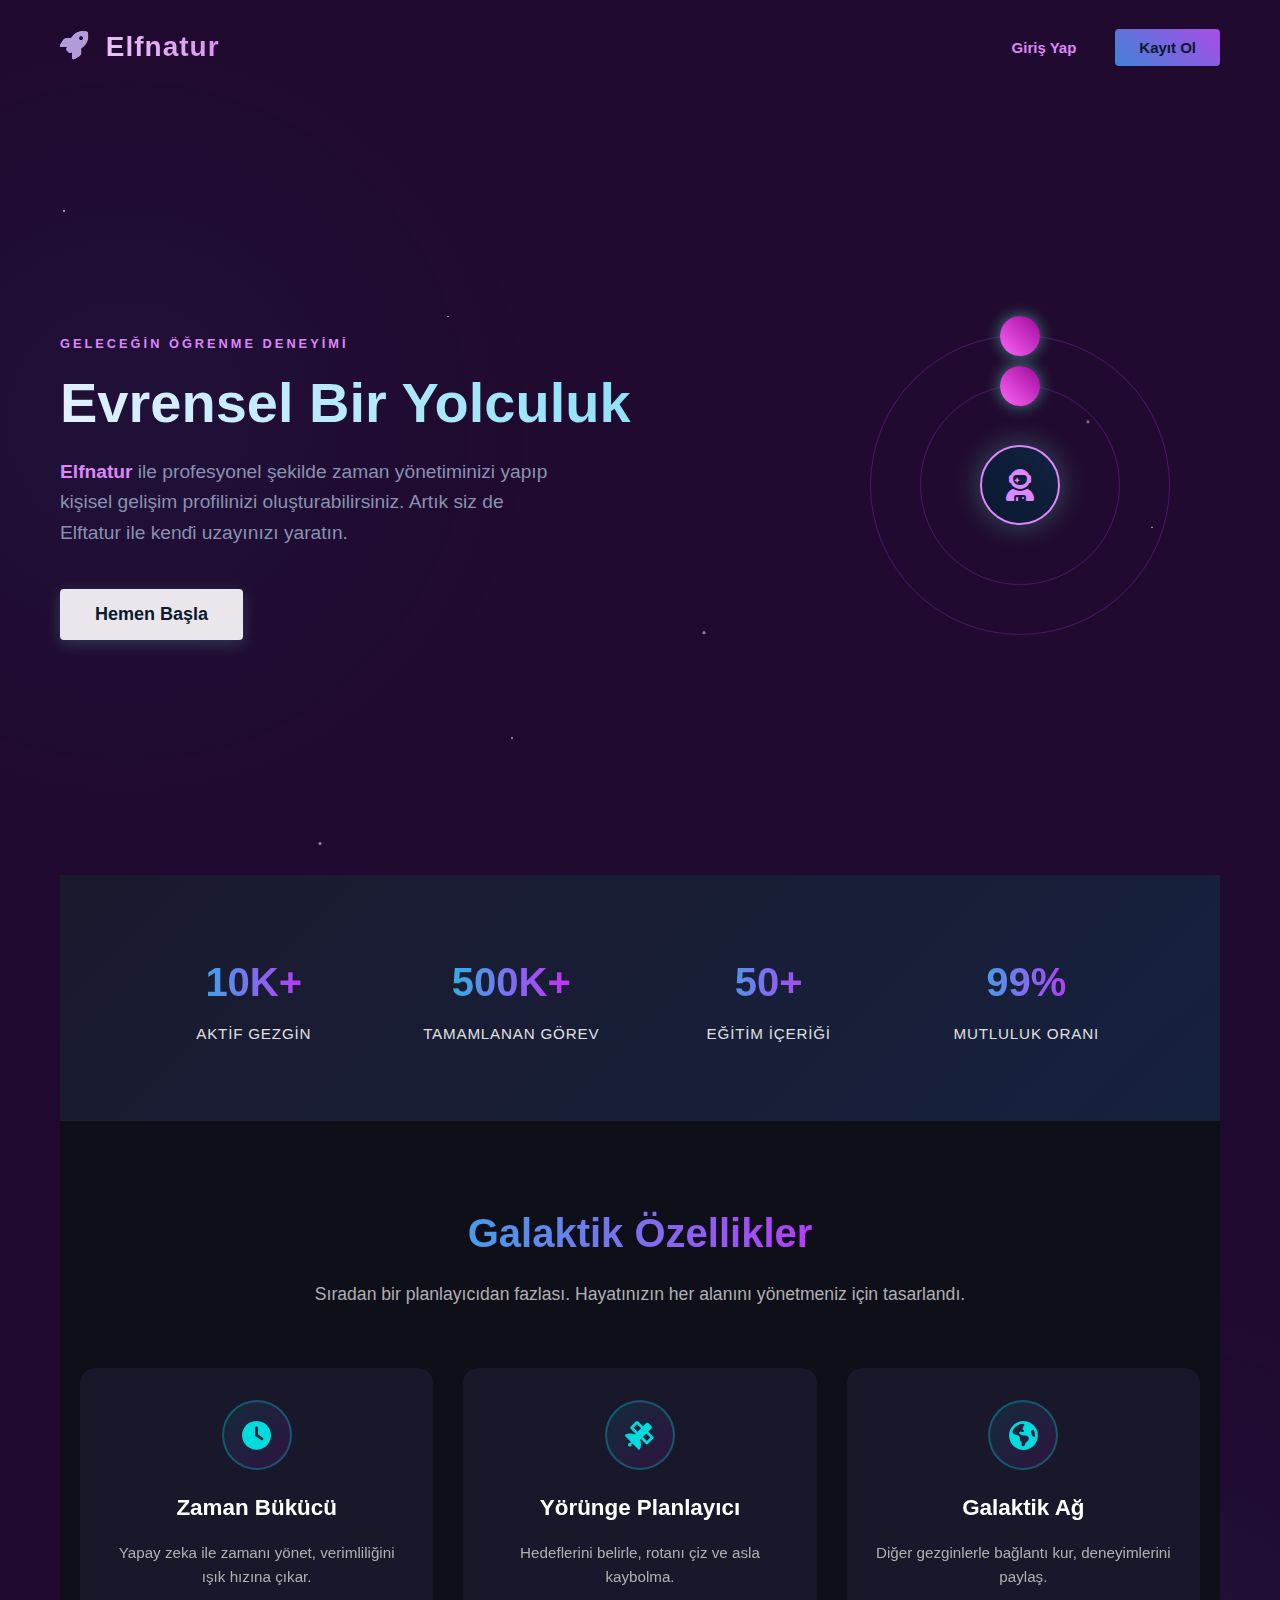
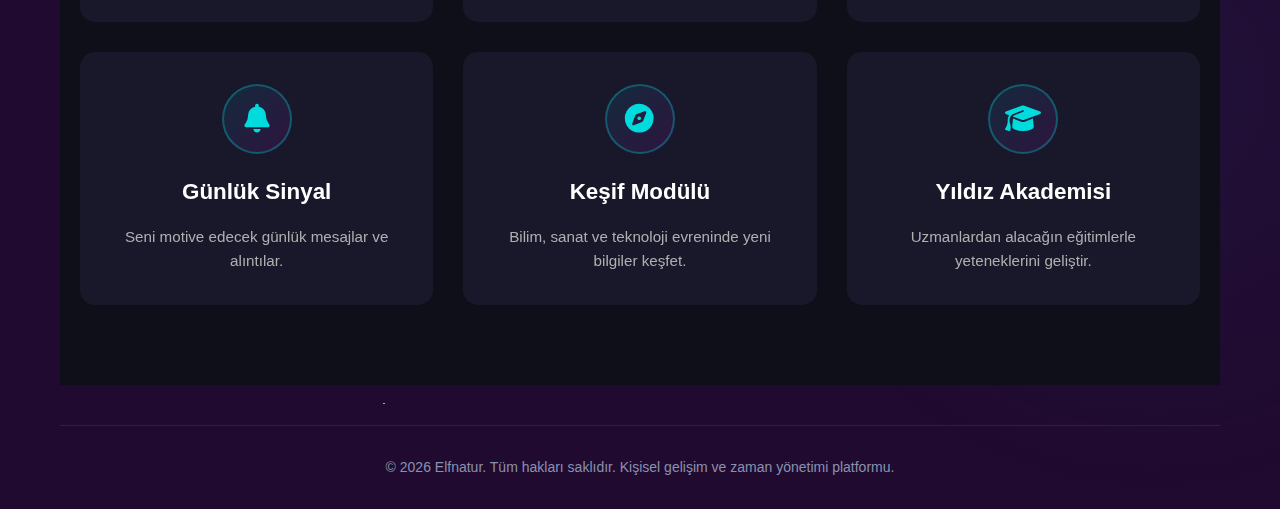
<file: index.html>
<!DOCTYPE html>
<html lang="tr">

<head>
    <meta charset="UTF-8">
    <meta name="viewport" content="width=device-width, initial-scale=1.0">
    <title>Elftatur - Evrensel Bir Yolculuk</title>
    <link rel="stylesheet" href="https://cdnjs.cloudflare.com/ajax/libs/font-awesome/6.4.0/css/all.min.css">
    <link rel="stylesheet" href="style.css">
</head>

<body>
    <div class="container">
        <!-- Header Kısmı -->
        <header>
            <div class="logo">
                <i class="fas fa-rocket"></i> Elfnatur
            </div>


            <div class="auth-buttons">
                <button class="btn btn-login" id="loginBtn">Giriş Yap</button>
                <button class="btn btn-register" id="registerBtn">Kayıt Ol</button>
            </div>
        </header>

        <!-- Hero Bölümü -->
        <section class="hero">
            <div class="hero-content">
                <div class="hero-sup-title">GELECEĞİN ÖĞRENME DENEYİMİ</div>
                <h1 class="hero-title">Evrensel Bir Yolculuk</h1>
                <p class="hero-subtitle">
                    <span class="hero-highlight">Elfnatur</span> ile profesyonel şekilde zaman yönetiminizi yapıp
                    kişisel gelişim profilinizi oluşturabilirsiniz. Artık siz de Elftatur ile kendi uzayınızı yaratın.
                </p>
                <button class="btn-hero" id="startBtn">Hemen Başla</button>
            </div>

            <div class="hero-image">
                <div class="floating-container">
                    <div class="orbit">
                        <div class="planet pulse"></div>
                    </div>
                    <div class="orbit orbit-2">
                        <div class="planet"></div>
                    </div>
                    <div class="central-planet">
                        <i class="fas fa-user-astronaut"></i>
                    </div>
                </div>
            </div>
        </section>

        <!-- İstatistikler Bölümü -->
        <section class="stats">
            <div class="stats-container">
                <div class="stat-item">
                    <div class="stat-number">10K+</div>
                    <div class="stat-label">AKTİF GEZGİN</div>
                </div>
                <div class="stat-item">
                    <div class="stat-number">500K+</div>
                    <div class="stat-label">TAMAMLANAN GÖREV</div>
                </div>
                <div class="stat-item">
                    <div class="stat-number">50+</div>
                    <div class="stat-label">EĞİTİM İÇERİĞİ</div>
                </div>
                <div class="stat-item">
                    <div class="stat-number">99%</div>
                    <div class="stat-label">MUTLULUK ORANI</div>
                </div>
            </div>
        </section>

        <!-- Galaktik Özellikler Bölümü -->
        <section class="features">
            <div class="section-header">
                <h2>Galaktik Özellikler</h2>
                <p class="section-subtitle">Sıradan bir planlayıcıdan fazlası. Hayatınızın her alanını yönetmeniz için
                    tasarlandı.</p>
            </div>

            <div class="features-container">
                <div class="feature-card">
                    <div class="feature-icon">
                        <i class="fas fa-clock"></i>
                    </div>
                    <h3 class="feature-title">Zaman Bükücü</h3>
                    <p class="feature-desc">Yapay zeka ile zamanı yönet, verimliliğini ışık hızına çıkar.</p>
                </div>

                <div class="feature-card">
                    <div class="feature-icon">
                        <i class="fas fa-satellite"></i>
                    </div>
                    <h3 class="feature-title">Yörünge Planlayıcı</h3>
                    <p class="feature-desc">Hedeflerini belirle, rotanı çiz ve asla kaybolma.</p>
                </div>

                <a href="GalaktikAg.html" class="feature-link">
                    <div class="feature-card">
                        <div class="feature-icon">
                            <i class="fas fa-globe-americas"></i>
                        </div>
                        <h3 class="feature-title">Galaktik Ağ</h3>
                        <p class="feature-desc">Diğer gezginlerle bağlantı kur, deneyimlerini paylaş.</p>
                    </div>
                </a>

                <a href="GalaktikSinyal.html" class="feature-link">
                    <div class="feature-card">
                        <div class="feature-icon">
                            <i class="fas fa-bell"></i>
                        </div>
                        <h3 class="feature-title">Günlük Sinyal</h3>
                        <p class="feature-desc">Seni motive edecek günlük mesajlar ve alıntılar.</p>
                    </div>
                </a>

                <div class="feature-card">
                    <div class="feature-icon">
                        <i class="fas fa-compass"></i>
                    </div>
                    <h3 class="feature-title">Keşif Modülü</h3>
                    <p class="feature-desc">Bilim, sanat ve teknoloji evreninde yeni bilgiler keşfet.</p>
                </div>

                <div class="feature-card">
                    <div class="feature-icon">
                        <i class="fas fa-graduation-cap"></i>
                    </div>
                    <h3 class="feature-title">Yıldız Akademisi</h3>
                    <p class="feature-desc">Uzmanlardan alacağın eğitimlerle yeteneklerini geliştir.</p>
                </div>
            </div>
        </section>

        <!-- Footer -->
        <footer>
            <p>&copy; 2026 Elfnatur. Tüm hakları saklıdır. Kişisel gelişim ve zaman yönetimi platformu.</p>
        </footer>
    </div>

    <!-- Giriş Modalı -->
    <div class="modal" id="loginModal">
        <div class="modal-content">
            <div class="modal-header">
                <button class="close-modal" id="closeLogin">&times;</button>
            </div>

            <div class="login-container">
                <!-- Sol taraf: Hoşgeldiniz mesajı -->
                <div class="login-welcome">
                    <h1 class="welcome-title">Elfnatur'a Hoşgeldiniz</h1>
                    <p class="welcome-subtitle">Geleceğin Öğrenme Deneyimi</p>

                    <div class="welcome-features">
                        <div class="feature-item">
                            <i class="fas fa-rocket"></i>
                            <span>Kişisel Gelişim</span>
                        </div>
                        <div class="feature-item">
                            <i class="fas fa-clock"></i>
                            <span>Zaman Yönetimi</span>
                        </div>
                        <div class="feature-item">
                            <i class="fas fa-chart-line"></i>
                            <span>İlerleme Takibi</span>
                        </div>
                    </div>
                </div>

                <!-- Sağ taraf: Giriş formu -->
                <div class="login-form-section">
                    <div class="form-header">
                        <h2 class="form-title">Giriş Yap</h2>
                        <p class="form-subtitle">Hesabınıza erişmek için bilgilerinizi girin</p>
                    </div>

                    <form id="loginForm">
                        <div class="form-group">
                            <label class="form-label" for="email">
                                <i class="fas fa-envelope"></i> E-posta Adresi
                            </label>
                            <input type="email" id="email" class="form-input" placeholder="ornek@email.com" required>
                        </div>

                        <div class="form-group">
                            <label class="form-label" for="password">
                                <i class="fas fa-lock"></i> Parola
                            </label>
                            <input type="password" id="password" class="form-input" placeholder="••••••••" required>

                            <div class="form-options">
                                <label class="remember-me">
                                    <input type="checkbox" id="remember">
                                    <span>Beni Hatırla</span>
                                </label>

                                <a href="#" class="forgot-password" id="forgotPassword">Şifremi Unuttum?</a>
                            </div>
                        </div>

                        <button type="submit" class="form-submit">
                            <i class="fas fa-sign-in-alt"></i> Giriş Yap
                        </button>
                    </form>

                    <div class="alternative-login">
                        <div class="divider">
                            <span>veya</span>
                        </div>

                        <div class="social-login">
                            <button type="button" class="social-btn google-btn">
                                <i class="fab fa-google"></i> Google ile devam et
                            </button>
                            <button type="button" class="social-btn github-btn">
                                <i class="fab fa-github"></i> GitHub ile devam et
                            </button>
                        </div>
                    </div>

                    <div class="switch-form">
                        <p>Hesabınız yok mu? <a href="#" id="goToRegister">Kayıt Ol</a></p>
                    </div>
                </div>
            </div>
        </div>
    </div>



    <!-- Kayıt Modalı -->
    <div class="modal" id="registerModal">
        <div class="modal-content">
            <div class="modal-header">
                <button class="close-modal" id="closeRegister">&times;</button>
            </div>

            <div class="register-container">
                <!-- Sol taraf: Hoşgeldiniz mesajı -->
                <div class="register-welcome">
                    <h1 class="welcome-title">Elfnatur'a Hoşgeldiniz</h1>
                    <p class="welcome-subtitle">Geleceğin Öğrenme Deneyimi</p>

                    <div class="register-features">
                        <div class="feature-item">
                            <i class="fas fa-user-plus"></i>
                            <span>Hesap Oluştur</span>
                        </div>
                        <div class="feature-item">
                            <i class="fas fa-gem"></i>
                            <span>Premium Özellikler</span>
                        </div>
                        <div class="feature-item">
                            <i class="fas fa-rocket"></i>
                            <span>Hemen Başla</span>
                        </div>
                    </div>
                </div>

                <!-- Sağ taraf: Kayıt formu -->
                <div class="register-form-section">
                    <div class="form-header">
                        <h2 class="form-title">Kayıt Ol</h2>
                        <p class="form-subtitle">Yolculuğunuza başlamak için hesap oluşturun</p>
                    </div>

                    <form id="registerForm">
                        <!-- İsim ve Soyisim -->
                        <div class="form-row">
                            <div class="form-group half">
                                <label class="form-label" for="firstName">
                                    <i class="fas fa-user"></i> İsim
                                </label>
                                <input type="text" id="firstName" class="form-input" placeholder="Adınız" required>
                            </div>

                            <div class="form-group half">
                                <label class="form-label" for="lastName">
                                    <i class="fas fa-user"></i> Soyisim
                                </label>
                                <input type="text" id="lastName" class="form-input" placeholder="Soyadınız" required>
                            </div>
                        </div>

                        <!-- E-posta ve Kullanıcı Adı -->
                        <div class="form-group">
                            <label class="form-label" for="regEmail">
                                <i class="fas fa-envelope"></i> E-posta Adresi
                            </label>
                            <input type="email" id="regEmail" class="form-input" placeholder="ornek@email.com" required>
                        </div>

                        <div class="form-group">
                            <label class="form-label" for="username">
                                <i class="fas fa-at"></i> Kullanıcı Adı
                            </label>
                            <input type="text" id="username" class="form-input" placeholder="kullanici_adi" required>
                        </div>

                        <!-- Şifreler -->
                        <div class="form-row">
                            <div class="form-group half">
                                <label class="form-label" for="regPassword">
                                    <i class="fas fa-lock"></i> Parola
                                </label>
                                <input type="password" id="regPassword" class="form-input" placeholder="••••••••"
                                    required>
                            </div>

                            <div class="form-group half">
                                <label class="form-label" for="confirmPassword">
                                    <i class="fas fa-lock"></i> Parola Onayı
                                </label>
                                <input type="password" id="confirmPassword" class="form-input" placeholder="••••••••"
                                    required>
                            </div>
                        </div>

                        <!-- Promosyon Kodu -->
                        <div class="form-group">
                            <label class="form-label" for="promoCode">
                                <i class="fas fa-tag"></i> Promosyon Kodu (İsteğe Bağlı)
                            </label>
                            <input type="text" id="promoCode" class="form-input" placeholder="Örn: ELF2024">
                        </div>

                        <hr class="form-divider">

                        <!-- Üyelik Planları -->
                        <div class="membership-plans">
                            <h3 class="plans-title">Üyelik Planı Seçin</h3>

                            <div class="plans-container">
                                <!-- Ücretsiz Plan -->
                                <div class="plan-card free-plan" id="freePlan">
                                    <div class="plan-header">
                                        <h4 class="plan-name">Ücretsiz</h4>
                                        <p class="plan-desc">Temel özellikler ile başla</p>
                                    </div>

                                    <div class="plan-features">
                                        <ul>
                                            <li><i class="fas fa-check"></i> Temel özellikler</li>
                                            <li><i class="fas fa-check"></i> Sınırlı kayıt</li>
                                            <li><i class="fas fa-check"></i> Topluluk desteği</li>
                                        </ul>
                                    </div>

                                    <div class="plan-price">
                                        <span class="price-amount">0 ₺</span>
                                        <span class="price-period">Her zaman ücretsiz</span>
                                    </div>
                                </div>

                                <!-- Premium Plan -->
                                <div class="plan-card premium-plan active" id="premiumPlan">
                                    <div class="plan-header">
                                        <div class="plan-badge">POPÜLER</div>
                                        <h4 class="plan-name">Premium</h4>
                                        <p class="plan-desc">Tam Erişim</p>
                                    </div>

                                    <div class="plan-features">
                                        <ul>
                                            <li><i class="fas fa-check"></i> Tüm premium özellikler</li>
                                            <li><i class="fas fa-check"></i> Sınırsız kayıt</li>
                                            <li><i class="fas fa-check"></i> Öncelikli destek</li>
                                            <li><i class="fas fa-check"></i> Özel içerikler</li>
                                        </ul>
                                    </div>

                                    <div class="plan-price">
                                        <div class="price-original">
                                            <span class="original-amount">499 ₺</span>
                                            <span class="original-period">aylık</span>
                                        </div>

                                        <div class="price-discount">
                                            <span class="discount-amount">199 ₺</span>
                                            <span class="discount-period">AYLIK ABONELİK</span>
                                            <span class="discount-badge">İNDİRİMLİ</span>
                                        </div>
                                    </div>
                                </div>
                            </div>
                        </div>

                        <!-- Kayıt Butonu -->
                        <button type="submit" class="form-submit register-submit">
                            <i class="fas fa-user-plus"></i> Ücretsiz Kayıt Ol
                        </button>
                    </form>

                    <div class="switch-form">
                        <p>Zaten hesabınız var mı? <a href="#" id="goToLogin">Giriş Yap</a></p>
                    </div>
                </div>
            </div>
        </div>
    </div>

    <script src="script.js"></script>
</body>

<!-- index.html dosyasına bu JavaScript kodunu ekleyebilirsiniz -->
<!-- <script>
    // Basit bir parola koruması
    const CORRECT_PASSWORD = "elfnatur123"; // Bu parolayı değiştirin
    const pagePassword = prompt("Sayfaya erişim için parola girin:");

    if (pagePassword !== CORRECT_PASSWORD) {
        document.body.innerHTML = "<h1 style='text-align:center;margin-top:100px;color:red;'>Erişim Reddedildi</h1>";
        document.body.style.backgroundColor = "#0a192f";
    }
</script> -->

</html>
</file>
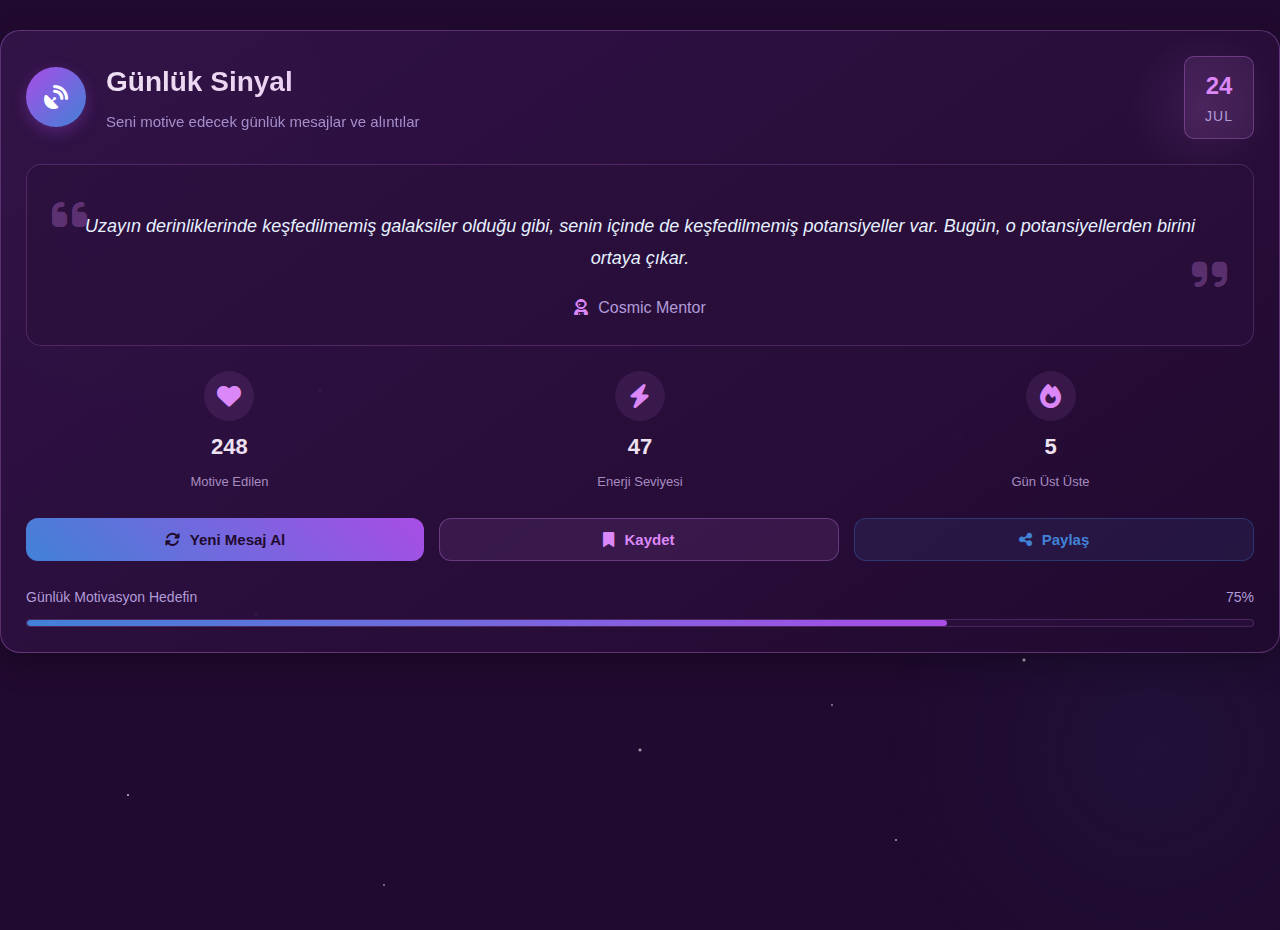
<file: GalaktikSinyal.html>
<!DOCTYPE html>
<html lang="en">

<head>
    <meta charset="UTF-8">
    <meta name="viewport" content="width=device-width, initial-scale=1.0">
    <title>Document</title>
    <link rel="stylesheet" href="SinyalStyle.css">
    <!-- Font Awesome Ekle -->
    <link rel="stylesheet" href="https://cdnjs.cloudflare.com/ajax/libs/font-awesome/6.4.0/css/all.min.css">
</head>

<body>
    <div class="daily-signal-section">
        <div class="signal-header">
            <div class="signal-icon">
                <i class="fas fa-satellite-dish"></i>
            </div>
            <div class="signal-title-container">
                <h2 class="signal-title">Günlük Sinyal</h2>
                <p class="signal-subtitle">Seni motive edecek günlük mesajlar ve alıntılar</p>
            </div>
            <div class="signal-date">
                <span class="date-day">12</span>
                <span class="date-month">OCT</span>
            </div>
        </div>

        <div class="signal-content">
            <div class="signal-message">
                <i class="fas fa-quote-left quote-start"></i>
                <p class="signal-text" id="dailyMessage">Uzayın derinliklerinde keşfedilmemiş galaksiler olduğu gibi,
                    senin içinde de keşfedilmemiş potansiyeller var. Bugün, o potansiyellerden birini ortaya çıkar.</p>
                <i class="fas fa-quote-right quote-end"></i>
            </div>

            <div class="signal-author">
                <i class="fas fa-user-astronaut"></i>
                <span>Cosmic Mentor</span>
            </div>
        </div>

        <div class="signal-stats">
            <div class="stat-item">
                <i class="fas fa-heart"></i>
                <span class="stat-value">248</span>
                <span class="stat-label">Motive Edilen</span>
            </div>
            <div class="stat-item">
                <i class="fas fa-bolt"></i>
                <span class="stat-value">47</span>
                <span class="stat-label">Enerji Seviyesi</span>
            </div>
            <div class="stat-item">
                <i class="fas fa-fire"></i>
                <span class="stat-value">5</span>
                <span class="stat-label">Gün Üst Üste</span>
            </div>
        </div>

        <div class="signal-actions">
            <button class="signal-btn new-message-btn">
                <i class="fas fa-sync-alt"></i>
                Yeni Mesaj Al
            </button>
            <button class="signal-btn save-message-btn">
                <i class="fas fa-bookmark"></i>
                Kaydet
            </button>
            <button class="signal-btn share-message-btn">
                <i class="fas fa-share-alt"></i>
                Paylaş
            </button>
        </div>

        <div class="signal-progress">
            <div class="progress-label">
                <span>Günlük Motivasyon Hedefin</span>
                <span>75%</span>
            </div>
            <div class="progress-bar">
                <div class="progress-fill"></div>
            </div>
        </div>
    </div>


    <script>
        // Yeni mesajlar dizisi
        const dailyMessages = [
            "Uzayın derinliklerinde keşfedilmemiş galaksiler olduğu gibi, senin içinde de keşfedilmemiş potansiyeller var. Bugün, o potansiyellerden birini ortaya çıkar.",
            "Her yıldız bir zamanlar sadece bir toz bulutuydu. Sen de bugün küçük bir adım at, yarının dev bir yıldızı ol.",
            "Evren genişliyor, sen de genişle. Konfor alanının dışına çık ve yeni deneyimlere yelken aç.",
            "Kara delikler bile ışığı yutamaz. Sen de zorluklar karşısında parlamaya devam et.",
            "Yıldızlar arası yolculuk küçük adımlarla başlar. Bugün atacağın küçük bir adım, seni yarının büyük başarısına götürebilir.",
            "Uzay boşluğunda bile hayat var. Umutsuz görünen durumlarda bile fırsatlar saklıdır.",
            "Gezegenler uyum içinde döner. Sen de iç huzurunu bul, evrenle uyumlan."
        ];

        const messageAuthors = [
            "Cosmic Mentor",
            "Stellar Guide",
            "Galactic Philosopher",
            "Space Sage",
            "Universal Coach",
            "Orion Oracle",
            "Nebula Navigator"
        ];

        // DOM Elementleri
        const dailyMessageElement = document.getElementById('dailyMessage');
        const newMessageBtn = document.querySelector('.new-message-btn');
        const saveMessageBtn = document.querySelector('.save-message-btn');
        const shareMessageBtn = document.querySelector('.share-message-btn');
        const dateDay = document.querySelector('.date-day');
        const dateMonth = document.querySelector('.date-month');

        // Tarih güncelleme
        const today = new Date();
        dateDay.textContent = today.getDate();
        const months = ['JAN', 'FEB', 'MAR', 'APR', 'MAY', 'JUN', 'JUL', 'AUG', 'SEP', 'OCT', 'NOV', 'DEC'];
        dateMonth.textContent = months[today.getMonth()];

        // Yeni mesaj fonksiyonu
        newMessageBtn.addEventListener('click', function () {
            const randomIndex = Math.floor(Math.random() * dailyMessages.length);
            dailyMessageElement.textContent = dailyMessages[randomIndex];

            // Yazarı da güncelle
            const authorElement = document.querySelector('.signal-author span');
            authorElement.textContent = messageAuthors[randomIndex];

            // Animasyon efekti
            dailyMessageElement.style.opacity = '0';
            setTimeout(() => {
                dailyMessageElement.style.opacity = '1';
                dailyMessageElement.style.transition = 'opacity 0.5s ease';
            }, 100);

            // İstatistikleri artır
            const statValue = document.querySelector('.stat-item:nth-child(2) .stat-value');
            let currentValue = parseInt(statValue.textContent);
            statValue.textContent = Math.min(currentValue + 5, 100);
        });

        // Mesajı kaydetme
        saveMessageBtn.addEventListener('click', function () {
            const message = dailyMessageElement.textContent;
            localStorage.setItem('savedMessage', message);

            // Geri bildirim
            saveMessageBtn.innerHTML = '<i class="fas fa-check"></i> Kaydedildi';
            setTimeout(() => {
                saveMessageBtn.innerHTML = '<i class="fas fa-bookmark"></i> Kaydet';
            }, 2000);
        });

        // Mesajı paylaşma
        shareMessageBtn.addEventListener('click', function () {
            const message = dailyMessageElement.textContent;
            const shareText = `⭐ Günlük Motivasyon Sinyali: ${message} #Elftatur #GalaktikAğ`;

            if (navigator.share) {
                navigator.share({
                    title: 'Günlük Sinyal',
                    text: shareText,
                    url: window.location.href
                });
            } else {
                // Fallback: Kopyala
                navigator.clipboard.writeText(shareText);
                shareMessageBtn.innerHTML = '<i class="fas fa-check"></i> Kopyalandı';
                setTimeout(() => {
                    shareMessageBtn.innerHTML = '<i class="fas fa-share-alt"></i> Paylaş';
                }, 2000);
            }
        });
    </script>
</body>

</html>
</file>
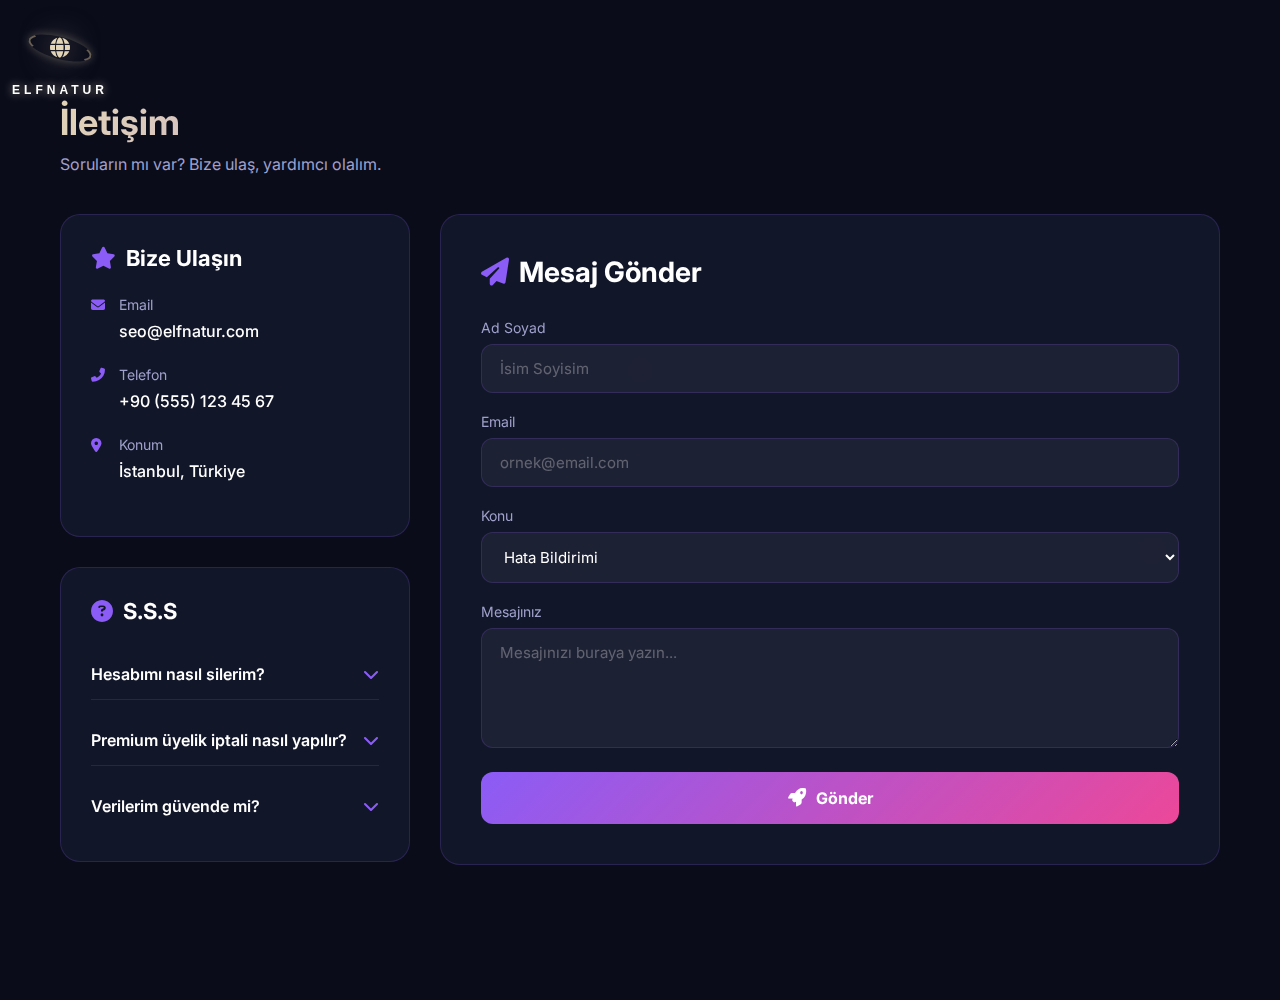
<file: Iletisim.html>
<!DOCTYPE html>
<html lang="tr">
<head>
    <meta charset="UTF-8">
    <meta name="viewport" content="width=device-width, initial-scale=1.0">
    <title>İletişim - Elfnatur</title>
    
    <!-- Font Awesome -->
    <link rel="stylesheet" href="https://cdnjs.cloudflare.com/ajax/libs/font-awesome/6.4.0/css/all.min.css">
    
    <!-- Google Fonts -->
    <link href="https://fonts.googleapis.com/css2?family=Inter:wght@400;500;600;700;800&display=swap" rel="stylesheet">
    
    <style>
        * {
            margin: 0;
            padding: 0;
            box-sizing: border-box;
            font-family: 'Inter', sans-serif;
        }

        body {
            background-color: #0a0c1a;
            color: #e6f1ff;
            min-height: 100vh;
            position: relative;
            overflow-x: hidden;
        }

        /* Yıldız efekti */
        body::before {
            content: '';
            position: absolute;
            top: 0;
            left: 0;
            width: 100%;
            height: 100%;
            background: 
                radial-gradient(2px 2px at 10% 20%, rgba(255,255,255,0.8) 50%, transparent 100%),
                radial-gradient(1px 1px at 20% 40%, rgba(255,255,255,0.6) 50%, transparent 100%),
                radial-gradient(3px 3px at 30% 60%, rgba(255,255,255,0.5) 50%, transparent 100%),
                radial-gradient(2px 2px at 50% 30%, rgba(255,255,255,0.7) 50%, transparent 100%),
                radial-gradient(1px 1px at 70% 80%, rgba(255,255,255,0.6) 50%, transparent 100%),
                radial-gradient(2px 2px at 90% 50%, rgba(255,255,255,0.8) 50%, transparent 100%);
            background-repeat: no-repeat;
            z-index: -1;
            opacity: 0.5;
            animation: starPulse 8s ease-in-out infinite;
            pointer-events: none;
        }

        @keyframes starPulse {
            0%, 100% { opacity: 0.3; }
            50% { opacity: 0.6; }
        }

           /* ===== DROPDOWN MENU (Aynı CSS'in) ===== */
        /* ===== ELFNATUR SATÜRN DROPDOWN MENU ===== */
        .galaktik-dropdown {
            position: fixed;
            top: 20px;
            left: 20px;
            z-index: 999999;
            width: auto;
            height: auto;
        }

        /* ===== SATÜRN LOGO ===== */
        .saturn-logo {
            position: relative;
            width: 80px;
            height: 80px;
            display: flex;
            flex-direction: column;
            align-items: center;
            justify-content: center;
            cursor: pointer;
            transition: all 0.3s ease;
        }

        /* Gezegen */
        .saturn-gezegen {
            position: relative;
            width: 50px;
            height: 50px;
            display: flex;
            align-items: center;
            justify-content: center;
            margin-bottom: 5px;
        }

        .saturn-gezegen i {
            font-size: 20px;
            color: #e2d4b7;
            filter: drop-shadow(0 0 15px rgba(226, 212, 183, 0.5));
            position: relative;
            z-index: 2;
            transition: all 0.3s ease;
        }

        /* Halka */
        .saturn-halka {
            position: absolute;
            top: 50%;
            left: 50%;
            transform: translate(-50%, -50%) rotate(15deg);
            width: 65px;
            height: 22px;
            border: 2px solid rgba(200, 180, 140, 0.5);
            border-radius: 50%;
            border-top-color: transparent;
            border-bottom-color: transparent;
            box-shadow: 0 0 10px rgba(226, 212, 183, 0.3);
            transition: all 0.3s ease;
        }

        /* Elfnatur Yazısı - ALTTA */
        .elfnatur-yazi {
            font-size: 12px;
            font-weight: 700;
            letter-spacing: 4px;
            color: white;
            text-shadow: 0 0 10px rgba(226, 212, 183, 0.7);
            font-family: 'Segoe UI', sans-serif;
            margin-top: 5px;
            transition: all 0.3s ease;
        }

        /* Hover Efekti */
        .saturn-logo:hover .saturn-gezegen i {
            color: #f1e6d0;
            filter: drop-shadow(0 0 20px rgba(241, 230, 208, 0.8));
            transform: scale(1.1);
        }

        .saturn-logo:hover .saturn-halka {
            width: 70px;
            height: 24px;
            border-color: rgba(241, 230, 208, 0.7);
            transform: translate(-50%, -50%) rotate(25deg);
        }

        /* Aktif Durum (Dropdown Açıkken) */
        .saturn-logo.active .saturn-gezegen i {
            color: #ffd700;
            filter: drop-shadow(0 0 25px rgba(255, 215, 0, 0.8));
            animation: saturnTitres 0.5s ease;
        }

        .saturn-logo.active .saturn-halka {
            border-color: rgba(255, 215, 0, 0.7);
            animation: halkaDonus 0.8s ease;
        }

        .saturn-logo.active .elfnatur-yazi {
            color: #ffd700;
            text-shadow: 0 0 15px rgba(255, 215, 0, 0.8);
            letter-spacing: 6px;
        }

        /* ===== DROPDOWN MENÜ İÇERİĞİ ===== */
        .dropdown-icerik {
            position: absolute;
            top: 0;
            left: calc(100% + 15px);
            transform: scale(0.95);
            transform-origin: top left;
            width: 320px;
            background: rgba(15, 20, 35, 0.95);
            backdrop-filter: blur(15px);
            border: 1px solid rgba(226, 212, 183, 0.2);
            border-radius: 20px;
            padding: 22px;
            opacity: 0;
            visibility: hidden;
            transition: all 0.3s cubic-bezier(0.4, 0, 0.2, 1);
            box-shadow: 0 20px 40px rgba(0, 0, 0, 0.4);
            z-index: 100;
        }

        .galaktik-dropdown.open .dropdown-icerik {
            opacity: 1;
            visibility: visible;
            transform: scale(1);
        }

        /* ===== KULLANICI BİLGİSİ ===== */
        .menu-kullanici {
            display: flex;
            align-items: center;
            gap: 14px;
            padding-bottom: 18px;
            margin-bottom: 18px;
            border-bottom: 1px solid rgba(226, 212, 183, 0.2);
        }

        .kullanici-avatar {
            width: 48px;
            height: 48px;
            background: linear-gradient(135deg, #e2d4b7, #c0b09c);
            border-radius: 50%;
            display: flex;
            align-items: center;
            justify-content: center;
            font-size: 22px;
            color: #1a1e2c;
        }

        .kullanici-bilgi {
            flex: 1;
            display: flex;
            flex-direction: column;
            gap: 3px;
        }

        .kullanici-ad {
            font-size: 16px;
            font-weight: 600;
            color: white;
        }

        .kullanici-email {
            font-size: 11px;
            color: rgba(255, 255, 255, 0.6);
        }

        .kullanici-vip {
            padding: 4px 12px;
            background: rgba(226, 212, 183, 0.2);
            border: 1px solid rgba(226, 212, 183, 0.4);
            border-radius: 30px;
            font-size: 10px;
            font-weight: 700;
            color: #e2d4b7;
            letter-spacing: 1px;
        }

        /* ===== MENÜ ÖĞELERİ ===== */
        .menu-ogeler {
            display: flex;
            flex-direction: column;
            gap: 5px;
            margin-bottom: 18px;
        }

        .menu-oge {
            display: flex;
            align-items: center;
            padding: 10px 14px;
            background: rgba(255, 255, 255, 0.02);
            border: 1px solid rgba(226, 212, 183, 0.08);
            border-radius: 14px;
            cursor: pointer;
            transition: all 0.2s ease;
        }

        .menu-oge:hover {
            background: rgba(226, 212, 183, 0.08);
            border-color: rgba(226, 212, 183, 0.2);
            transform: translateX(4px);
        }

        .oge-icon {
            width: 30px;
            height: 30px;
            display: flex;
            align-items: center;
            justify-content: center;
            margin-right: 12px;
            background: rgba(226, 212, 183, 0.05);
            border-radius: 8px;
        }

        .oge-icon i {
            font-size: 15px;
            color: #e2d4b7;
        }

        .menu-oge:hover .oge-icon i {
            color: #ffd700;
        }

        .oge-yazi {
            flex: 1;
            font-size: 14px;
            font-weight: 500;
            color: white;
        }

        /* VIP Öğe */
        .vip-oge {
            border: 1px solid rgba(226, 212, 183, 0.15);
        }

        .oge-vip {
            padding: 3px 10px;
            background: rgba(226, 212, 183, 0.15);
            border-radius: 20px;
            font-size: 10px;
            font-weight: 700;
            color: #e2d4b7;
            letter-spacing: 1px;
        }

        /* ===== ÇIKIŞ BUTONU ===== */
        .cikis-btn {
            width: 100%;
            padding: 12px;
            background: rgba(239, 68, 68, 0.05);
            border: 1px solid rgba(239, 68, 68, 0.15);
            border-radius: 14px;
            display: flex;
            align-items: center;
            justify-content: center;
            gap: 8px;
            color: #ef4444;
            font-size: 13px;
            font-weight: 500;
            cursor: pointer;
            transition: all 0.2s ease;
            margin-bottom: 18px;
        }

        .cikis-btn:hover {
            background: rgba(239, 68, 68, 0.1);
            border-color: rgba(239, 68, 68, 0.3);
            transform: translateY(-1px);
        }

        /* ===== KOORDİNAT ===== */
        .menu-koordinat {
            display: flex;
            align-items: center;
            justify-content: center;
            gap: 6px;
            padding-top: 14px;
            border-top: 1px solid rgba(226, 212, 183, 0.15);
            font-size: 10px;
            color: rgba(255, 255, 255, 0.4);
            letter-spacing: 1px;
        }

        .menu-koordinat i {
            color: #e2d4b7;
            font-size: 10px;
        }

        /* ===== ANİMASYONLAR ===== */
        @keyframes saturnTitres {
            0% {
                transform: scale(1);
            }

            25% {
                transform: scale(1.2) rotate(-5deg);
            }

            50% {
                transform: scale(1.1) rotate(5deg);
            }

            75% {
                transform: scale(1.15) rotate(-2deg);
            }

            100% {
                transform: scale(1);
            }
        }

        @keyframes halkaDonus {
            0% {
                transform: translate(-50%, -50%) rotate(15deg);
            }

            50% {
                transform: translate(-50%, -50%) rotate(45deg);
            }

            100% {
                transform: translate(-50%, -50%) rotate(15deg);
            }
        }

        /* ===== RESPONSIVE ===== */
        @media (max-width: 768px) {
            .galaktik-dropdown {
                top: 15px;
                left: 15px;
            }

            .saturn-logo {
                position: relative;
                width: 60px;
                /* 80px'den 60px'e düşür */
                height: 60px;
                /* 80px'den 60px'e düşür */
                display: flex;
                flex-direction: column;
                align-items: center;
                justify-content: center;
                cursor: pointer;
                transition: all 0.3s ease;
            }

            /* 1. Gezegen boyutunu küçült */
            .saturn-gezegen {
                position: relative;
                width: 15px;
                /* 50px'den 35px'e düşür */
                height: 15px;
                /* 50px'den 35px'e düşür */
                display: flex;
                align-items: center;
                justify-content: center;
                margin-bottom: 5px;
            }

            /* 2. İkon boyutunu küçült */
            .saturn-gezegen i {
                font-size: 5px;
                /* 50px'den 35px'e düşür */
                color: #e2d4b7;
                filter: drop-shadow(0 0 15px rgba(226, 212, 183, 0.5));
                position: relative;
                z-index: 2;
                transition: all 0.3s ease;
            }

            /* 3. Halka boyutunu küçült */
            .saturn-halka {
                position: absolute;
                top: 50%;
                left: 50%;
                transform: translate(-50%, -50%) rotate(15deg);
                width: 48px;
                /* 65px'den 48px'e düşür */
                height: 16px;
                /* 22px'den 16px'e düşür */
                border: 2px solid rgba(200, 180, 140, 0.5);
                border-radius: 50%;
                border-top-color: transparent;
                border-bottom-color: transparent;
                box-shadow: 0 0 10px rgba(226, 212, 183, 0.3);
                transition: all 0.3s ease;
            }

            /* 4. Hover'da halka boyutu */
            .saturn-logo:hover .saturn-halka {
                width: 52px;
                /* 70px'den 52px'e düşür */
                height: 18px;
                /* 24px'den 18px'e düşür */
                border-color: rgba(241, 230, 208, 0.7);
                transform: translate(-50%, -50%) rotate(25deg);
            }

            .dropdown-icerik {
                position: fixed;
                top: 50%;
                left: 50%;
                transform: translate(-50%, -50%) scale(0.9);
                width: 90%;
                max-width: 300px;
            }

            .galaktik-dropdown.open .dropdown-icerik {
                transform: translate(-50%, -50%) scale(1);
            }
        }

        /* ===== İLETİŞİM SAYFASI STİLLERİ ===== */
        .contact-container {
            max-width: 1200px;
            margin: 100px auto 50px;
            padding: 0 20px;
        }

        .page-title {
            font-size: 36px;
            font-weight: 700;
            background: linear-gradient(135deg, #e2d4b7, #8b5cf6);
            -webkit-background-clip: text;
            -webkit-text-fill-color: transparent;
            margin-bottom: 10px;
        }

        .page-subtitle {
            color: #a0a0cc;
            margin-bottom: 40px;
        }

        /* Ana Grid - 2 kolon (sol dar, sağ geniş) */
        .contact-grid {
            display: grid;
            grid-template-columns: 350px 1fr;
            gap: 30px;
        }

        /* SOL KOLON */
        .contact-left {
            display: flex;
            flex-direction: column;
            gap: 30px;
        }

        /* İletişim Kartı */
        .contact-card {
            background: rgba(20, 25, 45, 0.8);
            backdrop-filter: blur(10px);
            border: 1px solid rgba(138, 92, 246, 0.2);
            border-radius: 20px;
            padding: 30px;
        }

        .card-title {
            font-size: 22px;
            font-weight: 700;
            color: white;
            margin-bottom: 25px;
            display: flex;
            align-items: center;
            gap: 10px;
        }

        .card-title i {
            color: #8b5cf6;
        }

        .contact-info-item {
            margin-bottom: 25px;
        }

        .info-label {
            font-size: 14px;
            color: #a0a0cc;
            margin-bottom: 8px;
            display: flex;
            align-items: center;
            gap: 8px;
        }

        .info-label i {
            color: #8b5cf6;
            width: 20px;
        }

        .info-value {
            font-size: 16px;
            color: white;
            font-weight: 500;
            padding-left: 28px;
        }

        /* SSS Kartı */
        .sss-card {
            background: rgba(20, 25, 45, 0.8);
            backdrop-filter: blur(10px);
            border: 1px solid rgba(138, 92, 246, 0.2);
            border-radius: 20px;
            padding: 30px;
        }

        .sss-item {
            border-bottom: 1px solid rgba(138, 92, 246, 0.2);
            margin-bottom: 15px;
        }

        .sss-item:last-child {
            border-bottom: none;
            margin-bottom: 0;
        }

        .sss-soru {
            display: flex;
            align-items: center;
            justify-content: space-between;
            padding: 15px 0;
            cursor: pointer;
            color: white;
            font-weight: 600;
            transition: all 0.3s ease;
        }

        .sss-soru i {
            color: #8b5cf6;
            transition: transform 0.3s ease;
        }

        .sss-soru.active i {
            transform: rotate(180deg);
        }

        .sss-cevap {
            padding: 0 0 15px 0;
            color: #a0a0cc;
            font-size: 14px;
            line-height: 1.6;
            display: none;
        }

        .sss-cevap.show {
            display: block;
        }

        /* SAĞ KOLON - Mesaj Formu */
        .message-card {
            background: rgba(20, 25, 45, 0.8);
            backdrop-filter: blur(10px);
            border: 1px solid rgba(138, 92, 246, 0.2);
            border-radius: 20px;
            padding: 40px;
        }

        .form-title {
            font-size: 28px;
            font-weight: 700;
            color: white;
            margin-bottom: 30px;
            display: flex;
            align-items: center;
            gap: 10px;
        }

        .form-title i {
            color: #8b5cf6;
        }

        .form-group {
            margin-bottom: 20px;
        }

        .form-label {
            display: block;
            font-size: 14px;
            color: #a0a0cc;
            margin-bottom: 8px;
        }

        .form-control {
            width: 100%;
            padding: 14px 18px;
            background: rgba(255, 255, 255, 0.05);
            border: 1px solid rgba(138, 92, 246, 0.2);
            border-radius: 12px;
            color: white;
            font-size: 15px;
            transition: all 0.3s ease;
        }

        .form-control:focus {
            outline: none;
            border-color: #8b5cf6;
            background: rgba(255, 255, 255, 0.1);
        }

        .form-control::placeholder {
            color: rgba(255, 255, 255, 0.3);
        }

        select.form-control {
            cursor: pointer;
        }

        select.form-control option {
            background: #1a1e2c;
            color: white;
        }

        textarea.form-control {
            min-height: 120px;
            resize: vertical;
        }

        .form-row {
            display: grid;
            grid-template-columns: 1fr 1fr;
            gap: 15px;
        }

        .submit-btn {
            width: 100%;
            padding: 16px;
            background: linear-gradient(135deg, #8b5cf6, #ec4899);
            border: none;
            border-radius: 12px;
            color: white;
            font-weight: 700;
            font-size: 16px;
            cursor: pointer;
            transition: all 0.3s ease;
            display: flex;
            align-items: center;
            justify-content: center;
            gap: 10px;
            margin-top: 10px;
        }

        .submit-btn:hover {
            transform: translateY(-2px);
            box-shadow: 0 10px 20px rgba(139, 92, 246, 0.4);
        }

        .submit-btn i {
            font-size: 18px;
        }

        /* Responsive */
        @media (max-width: 992px) {
            .contact-grid {
                grid-template-columns: 1fr;
            }
        }

        @media (max-width: 768px) {
            .form-row {
                grid-template-columns: 1fr;
            }

            .galaktik-dropdown {
                top: 10px;
                left: 10px;
            }

            .saturn-logo {
                width: 60px;
                height: 60px;
            }

            .saturn-gezegen {
                width: 35px;
                height: 35px;
            }

            .saturn-gezegen i {
                font-size: 35px;
            }

            .saturn-halka {
                width: 48px;
                height: 16px;
            }
        }
    </style>
</head>
<body>
    <!-- ===== ELFNATUR SATÜRN DROPDOWN MENU ===== -->
    <div class="galaktik-dropdown">
        <div class="saturn-logo" id="saturnMenuBtn">
            <div class="saturn-gezegen">
                <i class="fas fa-globe"></i>
                <div class="saturn-halka"></div>
            </div>
            <span class="elfnatur-yazi">ELFNATUR</span>
        </div>
        
        <div class="dropdown-icerik" id="dropdownMenu">
            <div class="menu-kullanici">
                <div class="kullanici-avatar">
                    <i class="fas fa-user-astronaut"></i>
                </div>
                <div class="kullanici-bilgi">
                    <span class="kullanici-ad">Uzay Elçisi</span>
                    <span class="kullanici-email">demo@elfnatur.com</span>
                </div>
                <span class="kullanici-vip">VIP</span>
            </div>
            
            <div class="menu-ogeler">
                <div class="menu-oge" onclick="window.location.href='dashboard.html';" style="cursor: pointer;">
                    <div class="oge-icon">
                        <i class="fas fa-rocket"></i>
                    </div>
                    <span class="oge-yazi">Ana Uzay ve Planlama</span>
                </div>
                
                <div class="menu-oge" onclick="window.location.href='GalaktikAg.html';" style="cursor: pointer;">
                    <div class="oge-icon">
                        <i class="fas fa-galaxy"></i>
                    </div>
                    <span class="oge-yazi">Galaksi</span>
                </div>
                
                <div class="menu-oge vip-oge" onclick="window.location.href='Kurslar.html';" style="cursor: pointer;">
                    <div class="oge-icon">
                        <i class="fas fa-graduation-cap"></i>
                    </div>
                    <span class="oge-yazi">Kurslar</span>
                    <span class="oge-vip">VIP</span>
                </div>
                
                <div class="menu-oge" onclick="window.location.href='#';" style="cursor: pointer;">
                    <div class="oge-icon">
                        <i class="fas fa-search"></i>
                    </div>
                    <span class="oge-yazi">Arama</span>
                </div>
                
                <div class="menu-oge vip-oge" onclick="window.location.href='Profil.html';" style="cursor: pointer;">
                    <div class="oge-icon">
                        <i class="fas fa-id-card"></i>
                    </div>
                    <span class="oge-yazi">Profil</span>
                    <span class="oge-vip">VIP</span>
                </div>
                
                <div class="menu-oge" onclick="window.location.href='Iletisim.html';" style="cursor: pointer; background: rgba(139, 92, 246, 0.15); border-color: rgba(139, 92, 246, 0.3);">
                    <div class="oge-icon">
                        <i class="fas fa-envelope"></i>
                    </div>
                    <span class="oge-yazi">İletişim</span>
                </div>
            </div>
            
            <button class="cikis-btn" id="menuLogoutBtn">
                <i class="fas fa-sign-out-alt"></i>
                <span>Çıkış Yap</span>
            </button>
            
            <div class="menu-koordinat">
                <i class="fas fa-map-pin"></i>
                <span id="menuKoordinat">Satürn • Halka Sektörü 95</span>
            </div>
        </div>
    </div>

    <!-- ===== İLETİŞİM SAYFASI ===== -->
    <div class="contact-container">
        <h1 class="page-title">İletişim</h1>
        <p class="page-subtitle">Soruların mı var? Bize ulaş, yardımcı olalım.</p>

        <!-- Ana Grid -->
        <div class="contact-grid">
            <!-- SOL KOLON -->
            <div class="contact-left">
                <!-- Bize Ulaşın Kartı -->
                <div class="contact-card">
                    <h2 class="card-title">
                        <i class="fas fa-star"></i>
                        Bize Ulaşın
                    </h2>
                    
                    <div class="contact-info-item">
                        <div class="info-label">
                            <i class="fas fa-envelope"></i>
                            Email
                        </div>
                        <div class="info-value">seo@elfnatur.com</div>
                    </div>
                    
                    <div class="contact-info-item">
                        <div class="info-label">
                            <i class="fas fa-phone-alt"></i>
                            Telefon
                        </div>
                        <div class="info-value">+90 (555) 123 45 67</div>
                    </div>
                    
                    <div class="contact-info-item">
                        <div class="info-label">
                            <i class="fas fa-map-marker-alt"></i>
                            Konum
                        </div>
                        <div class="info-value">İstanbul, Türkiye</div>
                    </div>
                </div>

                <!-- S.S.S Kartı -->
                <div class="sss-card">
                    <h2 class="card-title">
                        <i class="fas fa-question-circle"></i>
                        S.S.S
                    </h2>
                    
                    <div class="sss-item">
                        <div class="sss-soru" onclick="toggleSSS(this)">
                            Hesabımı nasıl silerim?
                            <i class="fas fa-chevron-down"></i>
                        </div>
                        <div class="sss-cevap">
                            Bu özellik yakında aktif olacak. Detaylı bilgi için destek ekibimize yazabilirsiniz.
                        </div>
                    </div>
                    
                    <div class="sss-item">
                        <div class="sss-soru" onclick="toggleSSS(this)">
                            Premium üyelik iptali nasıl yapılır?
                            <i class="fas fa-chevron-down"></i>
                        </div>
                        <div class="sss-cevap">
                            Bu özellik yakında aktif olacak. Detaylı bilgi için destek ekibimize yazabilirsiniz.
                        </div>
                    </div>
                    
                    <div class="sss-item">
                        <div class="sss-soru" onclick="toggleSSS(this)">
                            Verilerim güvende mi?
                            <i class="fas fa-chevron-down"></i>
                        </div>
                        <div class="sss-cevap">
                            Bu özellik yakında aktif olacak. Detaylı bilgi için destek ekibimize yazabilirsiniz.
                        </div>
                    </div>
                </div>
            </div>

            <!-- SAĞ KOLON - Mesaj Formu -->
            <div class="message-card">
                <h2 class="form-title">
                    <i class="fas fa-paper-plane"></i>
                    Mesaj Gönder
                </h2>
                
                <form id="contactForm">
                    <div class="form-group">
                        <label class="form-label">Ad Soyad</label>
                        <input type="text" class="form-control" placeholder="İsim Soyisim">
                    </div>
                    
                    <div class="form-group">
                        <label class="form-label">Email</label>
                        <input type="email" class="form-control" placeholder="ornek@email.com">
                    </div>
                    
                    <div class="form-group">
                        <label class="form-label">Konu</label>
                        <select class="form-control">
                            <option>Hata Bildirimi</option>
                            <option>Destek Talebi</option>
                            <option>Öneri</option>
                            <option>İş Birliği</option>
                            <option>Diğer</option>
                        </select>
                    </div>
                    
                    <div class="form-group">
                        <label class="form-label">Mesajınız</label>
                        <textarea class="form-control" placeholder="Mesajınızı buraya yazın..."></textarea>
                    </div>
                    
                    <button type="button" class="submit-btn" onclick="mesajGonder()">
                        <i class="fas fa-rocket"></i>
                        Gönder
                    </button>
                </form>
            </div>
        </div>
    </div>

    <script>
        // Dropdown Menu
        document.addEventListener('DOMContentLoaded', function() {
            const saturnBtn = document.getElementById('saturnMenuBtn');
            const dropdown = document.querySelector('.galaktik-dropdown');
            
            if (saturnBtn && dropdown) {
                saturnBtn.addEventListener('click', function(e) {
                    e.stopPropagation();
                    e.preventDefault();
                    this.classList.toggle('active');
                    dropdown.classList.toggle('open');
                });
                
                document.addEventListener('click', function(e) {
                    if (!dropdown.contains(e.target) && !saturnBtn.contains(e.target)) {
                        saturnBtn.classList.remove('active');
                        dropdown.classList.remove('open');
                    }
                });
                
                document.addEventListener('keydown', function(e) {
                    if (e.key === 'Escape') {
                        saturnBtn.classList.remove('active');
                        dropdown.classList.remove('open');
                    }
                });
            }

            // Çıkış butonu
            const cikisBtn = document.getElementById('menuLogoutBtn');
            if (cikisBtn) {
                cikisBtn.addEventListener('click', function() {
                    if (confirm('Çıkış yapmak istediğinize emin misiniz?')) {
                        window.location.href = 'dashboard.html';
                    }
                });
            }

            // Koordinatları güncelle
            const koordinatEl = document.getElementById('menuKoordinat');
            if (koordinatEl) {
                setInterval(() => {
                    const sayi = Math.floor(Math.random() * 100);
                    koordinatEl.innerHTML = `Satürn • Halka Sektörü ${sayi}`;
                }, 5000);
            }
        });

        // SSS Aç/Kapa
        function toggleSSS(element) {
            element.classList.toggle('active');
            const cevap = element.nextElementSibling;
            cevap.classList.toggle('show');
        }

        // Mesaj Gönder
        function mesajGonder() {
            alert('Mesajınız başarıyla gönderildi! (Demo modunda)');
            document.getElementById('contactForm').reset();
        }
    </script>
</body>
</html>
</file>
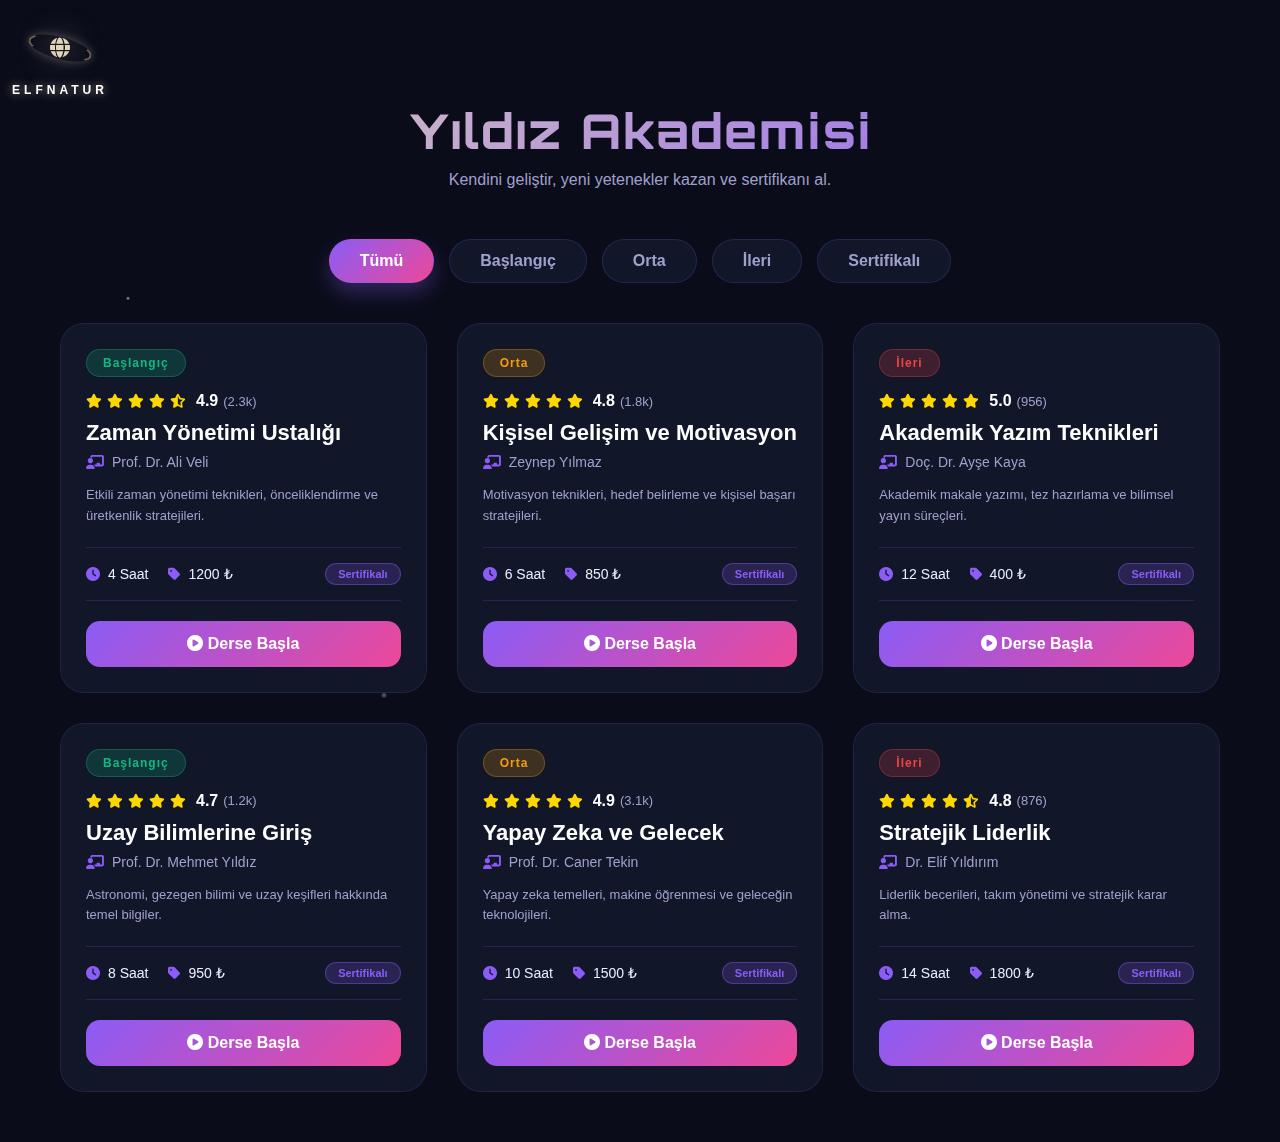
<file: Kurslar.html>
<!DOCTYPE html>
<html lang="tr">

<head>
    <meta charset="UTF-8">
    <meta name="viewport" content="width=device-width, initial-scale=1.0">
    <title>Yıldız Akademisi - Elfnatur</title>

    <!-- Font Awesome -->
    <link rel="stylesheet" href="https://cdnjs.cloudflare.com/ajax/libs/font-awesome/6.4.0/css/all.min.css">

    <!-- Google Fonts -->
    <link href="https://fonts.googleapis.com/css2?family=Orbitron:wght@400;500;600;700;800;900&display=swap"
        rel="stylesheet">

    <style>
        * {
            margin: 0;
            padding: 0;
            box-sizing: border-box;
            font-family: 'Segoe UI', sans-serif;
        }

        body {
            background-color: #0a0c1a;
            color: #e6f1ff;
            min-height: 100vh;
            position: relative;
            overflow-x: hidden;
        }

        /* Yıldız efekti */
        body::before {
            content: '';
            position: absolute;
            top: 0;
            left: 0;
            width: 100%;
            height: 100%;
            background:
                radial-gradient(2px 2px at 10% 20%, rgba(255, 255, 255, 0.8) 50%, transparent 100%),
                radial-gradient(1px 1px at 20% 40%, rgba(255, 255, 255, 0.6) 50%, transparent 100%),
                radial-gradient(3px 3px at 30% 60%, rgba(255, 255, 255, 0.5) 50%, transparent 100%),
                radial-gradient(2px 2px at 50% 30%, rgba(255, 255, 255, 0.7) 50%, transparent 100%),
                radial-gradient(1px 1px at 70% 80%, rgba(255, 255, 255, 0.6) 50%, transparent 100%),
                radial-gradient(2px 2px at 90% 50%, rgba(255, 255, 255, 0.8) 50%, transparent 100%);
            background-repeat: no-repeat;
            z-index: -1;
            opacity: 0.5;
            animation: starPulse 8s ease-in-out infinite;
            pointer-events: none;
        }

        @keyframes starPulse {

            0%,
            100% {
                opacity: 0.3;
            }

            50% {
                opacity: 0.6;
            }
        }

        /* DROP DOWN MENU */
        /* ===== ELFNATUR GALAKTİK DROPDOWN MENU - ÜST SOL KÖŞE ===== */
        /* ===== ELFNATUR SATÜRN DROPDOWN MENU ===== */
        .galaktik-dropdown {
            position: fixed;
            top: 20px;
            left: 20px;
            z-index: 999999;
            width: auto;
            height: auto;
        }

        /* ===== SATÜRN LOGO ===== */
        .saturn-logo {
            position: relative;
            width: 80px;
            height: 80px;
            display: flex;
            flex-direction: column;
            align-items: center;
            justify-content: center;
            cursor: pointer;
            transition: all 0.3s ease;
        }

        /* Gezegen */
        .saturn-gezegen {
            position: relative;
            width: 50px;
            height: 50px;
            display: flex;
            align-items: center;
            justify-content: center;
            margin-bottom: 5px;
        }

        .saturn-gezegen i {
            font-size: 20px;
            color: #e2d4b7;
            filter: drop-shadow(0 0 15px rgba(226, 212, 183, 0.5));
            position: relative;
            z-index: 2;
            transition: all 0.3s ease;
        }

        /* Halka */
        .saturn-halka {
            position: absolute;
            top: 50%;
            left: 50%;
            transform: translate(-50%, -50%) rotate(15deg);
            width: 65px;
            height: 22px;
            border: 2px solid rgba(200, 180, 140, 0.5);
            border-radius: 50%;
            border-top-color: transparent;
            border-bottom-color: transparent;
            box-shadow: 0 0 10px rgba(226, 212, 183, 0.3);
            transition: all 0.3s ease;
        }

        /* Elfnatur Yazısı - ALTTA */
        .elfnatur-yazi {
            font-size: 12px;
            font-weight: 700;
            letter-spacing: 4px;
            color: white;
            text-shadow: 0 0 10px rgba(226, 212, 183, 0.7);
            font-family: 'Segoe UI', sans-serif;
            margin-top: 5px;
            transition: all 0.3s ease;
        }

        /* Hover Efekti */
        .saturn-logo:hover .saturn-gezegen i {
            color: #f1e6d0;
            filter: drop-shadow(0 0 20px rgba(241, 230, 208, 0.8));
            transform: scale(1.1);
        }

        .saturn-logo:hover .saturn-halka {
            width: 70px;
            height: 24px;
            border-color: rgba(241, 230, 208, 0.7);
            transform: translate(-50%, -50%) rotate(25deg);
        }

        /* Aktif Durum (Dropdown Açıkken) */
        .saturn-logo.active .saturn-gezegen i {
            color: #ffd700;
            filter: drop-shadow(0 0 25px rgba(255, 215, 0, 0.8));
            animation: saturnTitres 0.5s ease;
        }

        .saturn-logo.active .saturn-halka {
            border-color: rgba(255, 215, 0, 0.7);
            animation: halkaDonus 0.8s ease;
        }

        .saturn-logo.active .elfnatur-yazi {
            color: #ffd700;
            text-shadow: 0 0 15px rgba(255, 215, 0, 0.8);
            letter-spacing: 6px;
        }

        /* ===== DROPDOWN MENÜ İÇERİĞİ ===== */
        .dropdown-icerik {
            position: absolute;
            top: 0;
            left: calc(100% + 15px);
            transform: scale(0.95);
            transform-origin: top left;
            width: 320px;
            background: rgba(15, 20, 35, 0.95);
            backdrop-filter: blur(15px);
            border: 1px solid rgba(226, 212, 183, 0.2);
            border-radius: 20px;
            padding: 22px;
            opacity: 0;
            visibility: hidden;
            transition: all 0.3s cubic-bezier(0.4, 0, 0.2, 1);
            box-shadow: 0 20px 40px rgba(0, 0, 0, 0.4);
            z-index: 100;
        }

        .galaktik-dropdown.open .dropdown-icerik {
            opacity: 1;
            visibility: visible;
            transform: scale(1);
        }

        /* ===== KULLANICI BİLGİSİ ===== */
        .menu-kullanici {
            display: flex;
            align-items: center;
            gap: 14px;
            padding-bottom: 18px;
            margin-bottom: 18px;
            border-bottom: 1px solid rgba(226, 212, 183, 0.2);
        }

        .kullanici-avatar {
            width: 48px;
            height: 48px;
            background: linear-gradient(135deg, #e2d4b7, #c0b09c);
            border-radius: 50%;
            display: flex;
            align-items: center;
            justify-content: center;
            font-size: 22px;
            color: #1a1e2c;
        }

        .kullanici-bilgi {
            flex: 1;
            display: flex;
            flex-direction: column;
            gap: 3px;
        }

        .kullanici-ad {
            font-size: 16px;
            font-weight: 600;
            color: white;
        }

        .kullanici-email {
            font-size: 11px;
            color: rgba(255, 255, 255, 0.6);
        }

        .kullanici-vip {
            padding: 4px 12px;
            background: rgba(226, 212, 183, 0.2);
            border: 1px solid rgba(226, 212, 183, 0.4);
            border-radius: 30px;
            font-size: 10px;
            font-weight: 700;
            color: #e2d4b7;
            letter-spacing: 1px;
        }

        /* ===== MENÜ ÖĞELERİ ===== */
        .menu-ogeler {
            display: flex;
            flex-direction: column;
            gap: 5px;
            margin-bottom: 18px;
        }

        .menu-oge {
            display: flex;
            align-items: center;
            padding: 10px 14px;
            background: rgba(255, 255, 255, 0.02);
            border: 1px solid rgba(226, 212, 183, 0.08);
            border-radius: 14px;
            cursor: pointer;
            transition: all 0.2s ease;
        }

        .menu-oge:hover {
            background: rgba(226, 212, 183, 0.08);
            border-color: rgba(226, 212, 183, 0.2);
            transform: translateX(4px);
        }

        .oge-icon {
            width: 30px;
            height: 30px;
            display: flex;
            align-items: center;
            justify-content: center;
            margin-right: 12px;
            background: rgba(226, 212, 183, 0.05);
            border-radius: 8px;
        }

        .oge-icon i {
            font-size: 15px;
            color: #e2d4b7;
        }

        .menu-oge:hover .oge-icon i {
            color: #ffd700;
        }

        .oge-yazi {
            flex: 1;
            font-size: 14px;
            font-weight: 500;
            color: white;
        }

        /* VIP Öğe */
        .vip-oge {
            border: 1px solid rgba(226, 212, 183, 0.15);
        }

        .oge-vip {
            padding: 3px 10px;
            background: rgba(226, 212, 183, 0.15);
            border-radius: 20px;
            font-size: 10px;
            font-weight: 700;
            color: #e2d4b7;
            letter-spacing: 1px;
        }

        /* ===== ÇIKIŞ BUTONU ===== */
        .cikis-btn {
            width: 100%;
            padding: 12px;
            background: rgba(239, 68, 68, 0.05);
            border: 1px solid rgba(239, 68, 68, 0.15);
            border-radius: 14px;
            display: flex;
            align-items: center;
            justify-content: center;
            gap: 8px;
            color: #ef4444;
            font-size: 13px;
            font-weight: 500;
            cursor: pointer;
            transition: all 0.2s ease;
            margin-bottom: 18px;
        }

        .cikis-btn:hover {
            background: rgba(239, 68, 68, 0.1);
            border-color: rgba(239, 68, 68, 0.3);
            transform: translateY(-1px);
        }

        /* ===== KOORDİNAT ===== */
        .menu-koordinat {
            display: flex;
            align-items: center;
            justify-content: center;
            gap: 6px;
            padding-top: 14px;
            border-top: 1px solid rgba(226, 212, 183, 0.15);
            font-size: 10px;
            color: rgba(255, 255, 255, 0.4);
            letter-spacing: 1px;
        }

        .menu-koordinat i {
            color: #e2d4b7;
            font-size: 10px;
        }

        /* ===== ANİMASYONLAR ===== */
        @keyframes saturnTitres {
            0% {
                transform: scale(1);
            }

            25% {
                transform: scale(1.2) rotate(-5deg);
            }

            50% {
                transform: scale(1.1) rotate(5deg);
            }

            75% {
                transform: scale(1.15) rotate(-2deg);
            }

            100% {
                transform: scale(1);
            }
        }

        @keyframes halkaDonus {
            0% {
                transform: translate(-50%, -50%) rotate(15deg);
            }

            50% {
                transform: translate(-50%, -50%) rotate(45deg);
            }

            100% {
                transform: translate(-50%, -50%) rotate(15deg);
            }
        }

        /* ===== RESPONSIVE ===== */
        @media (max-width: 768px) {
            .galaktik-dropdown {
                top: 15px;
                left: 15px;
            }

            .saturn-logo {
                position: relative;
                width: 60px;
                /* 80px'den 60px'e düşür */
                height: 60px;
                /* 80px'den 60px'e düşür */
                display: flex;
                flex-direction: column;
                align-items: center;
                justify-content: center;
                cursor: pointer;
                transition: all 0.3s ease;
            }

            /* 1. Gezegen boyutunu küçült */
            .saturn-gezegen {
                position: relative;
                width: 15px;
                /* 50px'den 35px'e düşür */
                height: 15px;
                /* 50px'den 35px'e düşür */
                display: flex;
                align-items: center;
                justify-content: center;
                margin-bottom: 5px;
            }

            /* 2. İkon boyutunu küçült */
            .saturn-gezegen i {
                font-size: 5px;
                /* 50px'den 35px'e düşür */
                color: #e2d4b7;
                filter: drop-shadow(0 0 15px rgba(226, 212, 183, 0.5));
                position: relative;
                z-index: 2;
                transition: all 0.3s ease;
            }

            /* 3. Halka boyutunu küçült */
            .saturn-halka {
                position: absolute;
                top: 50%;
                left: 50%;
                transform: translate(-50%, -50%) rotate(15deg);
                width: 48px;
                /* 65px'den 48px'e düşür */
                height: 16px;
                /* 22px'den 16px'e düşür */
                border: 2px solid rgba(200, 180, 140, 0.5);
                border-radius: 50%;
                border-top-color: transparent;
                border-bottom-color: transparent;
                box-shadow: 0 0 10px rgba(226, 212, 183, 0.3);
                transition: all 0.3s ease;
            }

            /* 4. Hover'da halka boyutu */
            .saturn-logo:hover .saturn-halka {
                width: 52px;
                /* 70px'den 52px'e düşür */
                height: 18px;
                /* 24px'den 18px'e düşür */
                border-color: rgba(241, 230, 208, 0.7);
                transform: translate(-50%, -50%) rotate(25deg);
            }

            .dropdown-icerik {
                position: fixed;
                top: 50%;
                left: 50%;
                transform: translate(-50%, -50%) scale(0.9);
                width: 90%;
                max-width: 300px;
            }

            .galaktik-dropdown.open .dropdown-icerik {
                transform: translate(-50%, -50%) scale(1);
            }
        }

        /* ===== ANA İÇERİK ===== */
        .main-container {
            max-width: 1200px;
            margin: 100px auto 50px;
            padding: 0 20px;
        }

        /* Akademi Başlığı */
        .akademi-header {
            text-align: center;
            margin-bottom: 50px;
        }

        .akademi-baslik {
            font-size: 48px;
            font-weight: 800;
            background: linear-gradient(135deg, #e2d4b7, #8b5cf6);
            -webkit-background-clip: text;
            -webkit-text-fill-color: transparent;
            font-family: 'Orbitron', sans-serif;
            letter-spacing: 2px;
            margin-bottom: 10px;
        }

        .akademi-alt {
            font-size: 16px;
            color: #a0a0cc;
        }

        /* Kurs Kategorileri */
        .kategori-secici {
            display: flex;
            justify-content: center;
            gap: 15px;
            margin-bottom: 40px;
        }

        .kategori-tab {
            padding: 12px 30px;
            background: rgba(20, 25, 45, 0.8);
            backdrop-filter: blur(10px);
            border: 1px solid rgba(138, 92, 246, 0.2);
            border-radius: 40px;
            color: #a0a0cc;
            font-weight: 600;
            cursor: pointer;
            transition: all 0.3s ease;
        }

        .kategori-tab.active {
            background: linear-gradient(135deg, #8b5cf6, #ec4899);
            color: white;
            border-color: transparent;
            box-shadow: 0 10px 20px rgba(139, 92, 246, 0.3);
        }

        .kategori-tab:hover {
            background: rgba(138, 92, 246, 0.2);
            color: white;
        }

        /* Kurs Grid */
        .kurs-grid {
            display: grid;
            grid-template-columns: repeat(auto-fit, minmax(350px, 1fr));
            gap: 30px;
            margin-top: 30px;
        }

        /* Kurs Kartı */
        .kurs-card {
            background: rgba(20, 25, 45, 0.8);
            backdrop-filter: blur(10px);
            border: 1px solid rgba(138, 92, 246, 0.15);
            border-radius: 24px;
            padding: 25px;
            transition: all 0.4s ease;
            position: relative;
            overflow: hidden;
        }

        .kurs-card::before {
            content: '';
            position: absolute;
            top: 0;
            left: -100%;
            width: 100%;
            height: 100%;
            background: linear-gradient(90deg, transparent, rgba(255, 255, 255, 0.05), transparent);
            transition: left 0.6s ease;
        }

        .kurs-card:hover::before {
            left: 100%;
        }

        .kurs-card:hover {
            transform: translateY(-5px);
            border-color: rgba(138, 92, 246, 0.4);
            box-shadow: 0 20px 30px rgba(0, 0, 0, 0.3);
        }

        /* Seviye Etiketi */
        .kurs-seviye {
            display: inline-block;
            padding: 6px 16px;
            border-radius: 30px;
            font-size: 12px;
            font-weight: 600;
            letter-spacing: 1px;
            margin-bottom: 15px;
        }

        .seviye-baslangic {
            background: rgba(16, 185, 129, 0.2);
            color: #10b981;
            border: 1px solid rgba(16, 185, 129, 0.3);
        }

        .seviye-orta {
            background: rgba(245, 158, 11, 0.2);
            color: #f59e0b;
            border: 1px solid rgba(245, 158, 11, 0.3);
        }

        .seviye-ileri {
            background: rgba(239, 68, 68, 0.2);
            color: #ef4444;
            border: 1px solid rgba(239, 68, 68, 0.3);
        }

        /* Puan */
        .kurs-puan {
            display: flex;
            align-items: center;
            gap: 5px;
            margin-bottom: 10px;
        }

        .puan-yildiz {
            color: #ffd700;
            font-size: 14px;
        }

        .puan-deger {
            font-weight: 700;
            color: white;
            margin-left: 5px;
        }

        .puan-sayi {
            font-size: 13px;
            color: #a0a0cc;
        }

        /* Kurs Başlık */
        .kurs-baslik {
            font-size: 22px;
            font-weight: 700;
            color: white;
            margin-bottom: 8px;
        }

        /* Eğitmen */
        .kurs-egitmen {
            display: flex;
            align-items: center;
            gap: 8px;
            margin-bottom: 15px;
            color: #a0a0cc;
            font-size: 14px;
        }

        .kurs-egitmen i {
            color: #8b5cf6;
        }

        /* Kurs Bilgileri */
        .kurs-bilgiler {
            display: flex;
            gap: 20px;
            margin-bottom: 20px;
            padding: 15px 0;
            border-top: 1px solid rgba(138, 92, 246, 0.2);
            border-bottom: 1px solid rgba(138, 92, 246, 0.2);
        }

        .kurs-sure,
        .kurs-fiyat {
            display: flex;
            align-items: center;
            gap: 8px;
            font-size: 14px;
        }

        .kurs-sure i,
        .kurs-fiyat i {
            color: #8b5cf6;
        }

        .sertifika-badge {
            margin-left: auto;
            padding: 4px 12px;
            background: rgba(138, 92, 246, 0.2);
            border: 1px solid rgba(138, 92, 246, 0.4);
            border-radius: 20px;
            font-size: 11px;
            font-weight: 600;
            color: #8b5cf6;
        }

        /* Derse Başla Butonu */
        .derse-basla {
            display: inline-block;
            width: 100%;
            padding: 14px;
            background: linear-gradient(135deg, #8b5cf6, #ec4899);
            border: none;
            border-radius: 14px;
            color: white;
            font-weight: 600;
            text-align: center;
            text-decoration: none;
            transition: all 0.3s ease;
            cursor: pointer;
        }

        .derse-basla:hover {
            transform: translateY(-2px);
            box-shadow: 0 10px 20px rgba(139, 92, 246, 0.4);
        }

        /* Kurs Açıklaması */
        .kurs-aciklama {
            font-size: 13px;
            color: #a0a0cc;
            margin-bottom: 20px;
            line-height: 1.6;
        }

        /* Responsive */
        @media (max-width: 768px) {
            .akademi-baslik {
                font-size: 36px;
            }

            .kurs-grid {
                grid-template-columns: 1fr;
            }

            .kategori-secici {
                flex-wrap: wrap;
            }

            .kategori-tab {
                flex: 1;
                min-width: 100px;
                text-align: center;
                padding: 10px;
            }
        }
    </style>
</head>

<body>
    <!-- ===== ELFNATUR SATÜRN DROPDOWN MENU ===== -->
    <!-- ===== ELFNATUR SATÜRN DROPDOWN MENU ===== -->
    <div class="galaktik-dropdown">
        <!-- Satürn Logo - Tıklandığında menü açılır -->
        <div class="saturn-logo" id="saturnMenuBtn">
            <div class="saturn-gezegen">
                <i class="fas fa-globe"></i>
                <div class="saturn-halka"></div>
            </div>
            <span class="elfnatur-yazi">ELFNATUR</span>
        </div>

        <!-- Dropdown Menü İçeriği -->
        <div class="dropdown-icerik" id="dropdownMenu">
            <!-- Kullanıcı Bilgisi -->
            <div class="menu-kullanici">
                <div class="kullanici-avatar">
                    <i class="fas fa-user-astronaut"></i>
                </div>
                <div class="kullanici-bilgi">
                    <span class="kullanici-ad">Uzay Elçisi</span>
                    <span class="kullanici-email">demo@elfnatur.com</span>
                </div>
                <span class="kullanici-vip">VIP</span>
            </div>

            <!-- Menü Öğeleri -->
            <div class="menu-ogeler">
                <div class="menu-oge" data-sekme="ana" onclick="window.location.href='dashboard.html';"
                    style="cursor: pointer;">
                    <div class="oge-icon">
                        <i class="fas fa-rocket"></i>
                    </div>
                    <span class="oge-yazi">Ana Uzay ve Planlama</span>
                </div>

                <div class="menu-oge vip-oge" data-sekme="kurs" onclick="window.location.href='Kurslar.html';"
                    style="cursor:pointer;">
                    <div class="oge-icon">
                        <i class="fas fa-graduation-cap"></i>
                    </div>
                    <span class="oge-yazi">Kurslar</span>
                    <span class="oge-vip">VIP</span>
                </div>

                <div class="menu-oge" data-sekme="ana" onclick="window.location.href='GalaktikAg.html';"
                    style="cursor: pointer;">
                    <div class="oge-icon">
                        <i class="fas fa-search"></i>
                    </div>
                    <span class="oge-yazi">Galaksi</span>
                </div>

                <div class="menu-oge" data-sekme="ana" onclick="window.location.href='Profil.html';"
                        style="cursor: pointer;">
                        <div class="oge-icon">
                            <i class="fas fa-id-card"></i>
                        </div>
                        <span class="oge-yazi">Profil</span>
                        <span class="oge-vip">VIP</span>
                </div>
                
                <div class="menu-oge" data-sekme="iletisim">
                    <div class="oge-icon">
                        <i class="fas fa-envelope"></i>
                    </div>
                    <span class="oge-yazi">İletişim</span>
                </div>
            </div>

            <!-- Çıkış Butonu -->
            <button class="cikis-btn" id="menuLogoutBtn">
                <i class="fas fa-sign-out-alt"></i>
                <span>Çıkış Yap</span>
            </button>

            <!-- Uzay Koordinatları -->
            <div class="menu-koordinat">
                <i class="fas fa-map-pin"></i>
                <span id="menuKoordinat">Satürn • Halka Sektörü 95</span>
            </div>
        </div>
    </div>

    <!-- ANA İÇERİK - YILDIZ AKADEMİSİ -->
    <div class="main-container">
        <div class="akademi-header">
            <h1 class="akademi-baslik">Yıldız Akademisi</h1>
            <p class="akademi-alt">Kendini geliştir, yeni yetenekler kazan ve sertifikanı al.</p>
        </div>

        <!-- Kategori Seçici -->
        <div class="kategori-secici">
            <div class="kategori-tab active">Tümü</div>
            <div class="kategori-tab">Başlangıç</div>
            <div class="kategori-tab">Orta</div>
            <div class="kategori-tab">İleri</div>
            <div class="kategori-tab">Sertifikalı</div>
        </div>

        <!-- Kurs Grid -->
        <div class="kurs-grid">
            <!-- Kurs 1 - Başlangıç -->
            <div class="kurs-card">
                <span class="kurs-seviye seviye-baslangic">Başlangıç</span>
                <div class="kurs-puan">
                    <i class="fas fa-star puan-yildiz"></i>
                    <i class="fas fa-star puan-yildiz"></i>
                    <i class="fas fa-star puan-yildiz"></i>
                    <i class="fas fa-star puan-yildiz"></i>
                    <i class="fas fa-star-half-alt puan-yildiz"></i>
                    <span class="puan-deger">4.9</span>
                    <span class="puan-sayi">(2.3k)</span>
                </div>
                <h3 class="kurs-baslik">Zaman Yönetimi Ustalığı</h3>
                <div class="kurs-egitmen">
                    <i class="fas fa-chalkboard-teacher"></i>
                    <span>Prof. Dr. Ali Veli</span>
                </div>
                <p class="kurs-aciklama">Etkili zaman yönetimi teknikleri, önceliklendirme ve üretkenlik stratejileri.
                </p>
                <div class="kurs-bilgiler">
                    <div class="kurs-sure">
                        <i class="fas fa-clock"></i>
                        <span>4 Saat</span>
                    </div>
                    <div class="kurs-fiyat">
                        <i class="fas fa-tag"></i>
                        <span>1200 ₺</span>
                    </div>
                    <span class="sertifika-badge">Sertifikalı</span>
                </div>
                <a href="#" class="derse-basla">
                    <i class="fas fa-play-circle"></i> Derse Başla
                </a>
            </div>

            <!-- Kurs 2 - Orta -->
            <div class="kurs-card">
                <span class="kurs-seviye seviye-orta">Orta</span>
                <div class="kurs-puan">
                    <i class="fas fa-star puan-yildiz"></i>
                    <i class="fas fa-star puan-yildiz"></i>
                    <i class="fas fa-star puan-yildiz"></i>
                    <i class="fas fa-star puan-yildiz"></i>
                    <i class="fas fa-star puan-yildiz"></i>
                    <span class="puan-deger">4.8</span>
                    <span class="puan-sayi">(1.8k)</span>
                </div>
                <h3 class="kurs-baslik">Kişisel Gelişim ve Motivasyon</h3>
                <div class="kurs-egitmen">
                    <i class="fas fa-chalkboard-teacher"></i>
                    <span>Zeynep Yılmaz</span>
                </div>
                <p class="kurs-aciklama">Motivasyon teknikleri, hedef belirleme ve kişisel başarı stratejileri.</p>
                <div class="kurs-bilgiler">
                    <div class="kurs-sure">
                        <i class="fas fa-clock"></i>
                        <span>6 Saat</span>
                    </div>
                    <div class="kurs-fiyat">
                        <i class="fas fa-tag"></i>
                        <span>850 ₺</span>
                    </div>
                    <span class="sertifika-badge">Sertifikalı</span>
                </div>
                <a href="#" class="derse-basla">
                    <i class="fas fa-play-circle"></i> Derse Başla
                </a>
            </div>

            <!-- Kurs 3 - İleri -->
            <div class="kurs-card">
                <span class="kurs-seviye seviye-ileri">İleri</span>
                <div class="kurs-puan">
                    <i class="fas fa-star puan-yildiz"></i>
                    <i class="fas fa-star puan-yildiz"></i>
                    <i class="fas fa-star puan-yildiz"></i>
                    <i class="fas fa-star puan-yildiz"></i>
                    <i class="fas fa-star puan-yildiz"></i>
                    <span class="puan-deger">5.0</span>
                    <span class="puan-sayi">(956)</span>
                </div>
                <h3 class="kurs-baslik">Akademik Yazım Teknikleri</h3>
                <div class="kurs-egitmen">
                    <i class="fas fa-chalkboard-teacher"></i>
                    <span>Doç. Dr. Ayşe Kaya</span>
                </div>
                <p class="kurs-aciklama">Akademik makale yazımı, tez hazırlama ve bilimsel yayın süreçleri.</p>
                <div class="kurs-bilgiler">
                    <div class="kurs-sure">
                        <i class="fas fa-clock"></i>
                        <span>12 Saat</span>
                    </div>
                    <div class="kurs-fiyat">
                        <i class="fas fa-tag"></i>
                        <span>400 ₺</span>
                    </div>
                    <span class="sertifika-badge">Sertifikalı</span>
                </div>
                <a href="#" class="derse-basla">
                    <i class="fas fa-play-circle"></i> Derse Başla
                </a>
            </div>

            <!-- Kurs 4 - Uzay Bilimleri -->
            <div class="kurs-card">
                <span class="kurs-seviye seviye-baslangic">Başlangıç</span>
                <div class="kurs-puan">
                    <i class="fas fa-star puan-yildiz"></i>
                    <i class="fas fa-star puan-yildiz"></i>
                    <i class="fas fa-star puan-yildiz"></i>
                    <i class="fas fa-star puan-yildiz"></i>
                    <i class="fas fa-star puan-yildiz"></i>
                    <span class="puan-deger">4.7</span>
                    <span class="puan-sayi">(1.2k)</span>
                </div>
                <h3 class="kurs-baslik">Uzay Bilimlerine Giriş</h3>
                <div class="kurs-egitmen">
                    <i class="fas fa-chalkboard-teacher"></i>
                    <span>Prof. Dr. Mehmet Yıldız</span>
                </div>
                <p class="kurs-aciklama">Astronomi, gezegen bilimi ve uzay keşifleri hakkında temel bilgiler.</p>
                <div class="kurs-bilgiler">
                    <div class="kurs-sure">
                        <i class="fas fa-clock"></i>
                        <span>8 Saat</span>
                    </div>
                    <div class="kurs-fiyat">
                        <i class="fas fa-tag"></i>
                        <span>950 ₺</span>
                    </div>
                    <span class="sertifika-badge">Sertifikalı</span>
                </div>
                <a href="#" class="derse-basla">
                    <i class="fas fa-play-circle"></i> Derse Başla
                </a>
            </div>

            <!-- Kurs 5 - Yapay Zeka -->
            <div class="kurs-card">
                <span class="kurs-seviye seviye-orta">Orta</span>
                <div class="kurs-puan">
                    <i class="fas fa-star puan-yildiz"></i>
                    <i class="fas fa-star puan-yildiz"></i>
                    <i class="fas fa-star puan-yildiz"></i>
                    <i class="fas fa-star puan-yildiz"></i>
                    <i class="fas fa-star puan-yildiz"></i>
                    <span class="puan-deger">4.9</span>
                    <span class="puan-sayi">(3.1k)</span>
                </div>
                <h3 class="kurs-baslik">Yapay Zeka ve Gelecek</h3>
                <div class="kurs-egitmen">
                    <i class="fas fa-chalkboard-teacher"></i>
                    <span>Prof. Dr. Caner Tekin</span>
                </div>
                <p class="kurs-aciklama">Yapay zeka temelleri, makine öğrenmesi ve geleceğin teknolojileri.</p>
                <div class="kurs-bilgiler">
                    <div class="kurs-sure">
                        <i class="fas fa-clock"></i>
                        <span>10 Saat</span>
                    </div>
                    <div class="kurs-fiyat">
                        <i class="fas fa-tag"></i>
                        <span>1500 ₺</span>
                    </div>
                    <span class="sertifika-badge">Sertifikalı</span>
                </div>
                <a href="#" class="derse-basla">
                    <i class="fas fa-play-circle"></i> Derse Başla
                </a>
            </div>

            <!-- Kurs 6 - Liderlik -->
            <div class="kurs-card">
                <span class="kurs-seviye seviye-ileri">İleri</span>
                <div class="kurs-puan">
                    <i class="fas fa-star puan-yildiz"></i>
                    <i class="fas fa-star puan-yildiz"></i>
                    <i class="fas fa-star puan-yildiz"></i>
                    <i class="fas fa-star puan-yildiz"></i>
                    <i class="fas fa-star-half-alt puan-yildiz"></i>
                    <span class="puan-deger">4.8</span>
                    <span class="puan-sayi">(876)</span>
                </div>
                <h3 class="kurs-baslik">Stratejik Liderlik</h3>
                <div class="kurs-egitmen">
                    <i class="fas fa-chalkboard-teacher"></i>
                    <span>Dr. Elif Yıldırım</span>
                </div>
                <p class="kurs-aciklama">Liderlik becerileri, takım yönetimi ve stratejik karar alma.</p>
                <div class="kurs-bilgiler">
                    <div class="kurs-sure">
                        <i class="fas fa-clock"></i>
                        <span>14 Saat</span>
                    </div>
                    <div class="kurs-fiyat">
                        <i class="fas fa-tag"></i>
                        <span>1800 ₺</span>
                    </div>
                    <span class="sertifika-badge">Sertifikalı</span>
                </div>
                <a href="#" class="derse-basla">
                    <i class="fas fa-play-circle"></i> Derse Başla
                </a>
            </div>
        </div>
    </div>

    <script>
        // Dropdown Menu
        document.addEventListener('DOMContentLoaded', function () {
            const saturnBtn = document.getElementById('saturnMenuBtn');
            const dropdown = document.querySelector('.galaktik-dropdown');

            if (saturnBtn && dropdown) {
                saturnBtn.addEventListener('click', function (e) {
                    e.stopPropagation();
                    e.preventDefault();
                    this.classList.toggle('active');
                    dropdown.classList.toggle('open');
                });

                document.addEventListener('click', function (e) {
                    if (!dropdown.contains(e.target) && !saturnBtn.contains(e.target)) {
                        saturnBtn.classList.remove('active');
                        dropdown.classList.remove('open');
                    }
                });

                document.addEventListener('keydown', function (e) {
                    if (e.key === 'Escape') {
                        saturnBtn.classList.remove('active');
                        dropdown.classList.remove('open');
                    }
                });
            }

            // Çıkış butonu
            const cikisBtn = document.getElementById('menuLogoutBtn');
            if (cikisBtn) {
                cikisBtn.addEventListener('click', function () {
                    if (confirm('Çıkış yapmak istediğinize emin misiniz?')) {
                        window.location.href = 'dashboard.html';
                    }
                });
            }

            // Koordinatları güncelle
            const koordinatEl = document.getElementById('menuKoordinat');
            if (koordinatEl) {
                setInterval(() => {
                    const sayi = Math.floor(Math.random() * 100);
                    koordinatEl.innerHTML = `Satürn • Halka Sektörü ${sayi}`;
                }, 5000);
            }
        });
    </script>
</body>

</html>
</file>
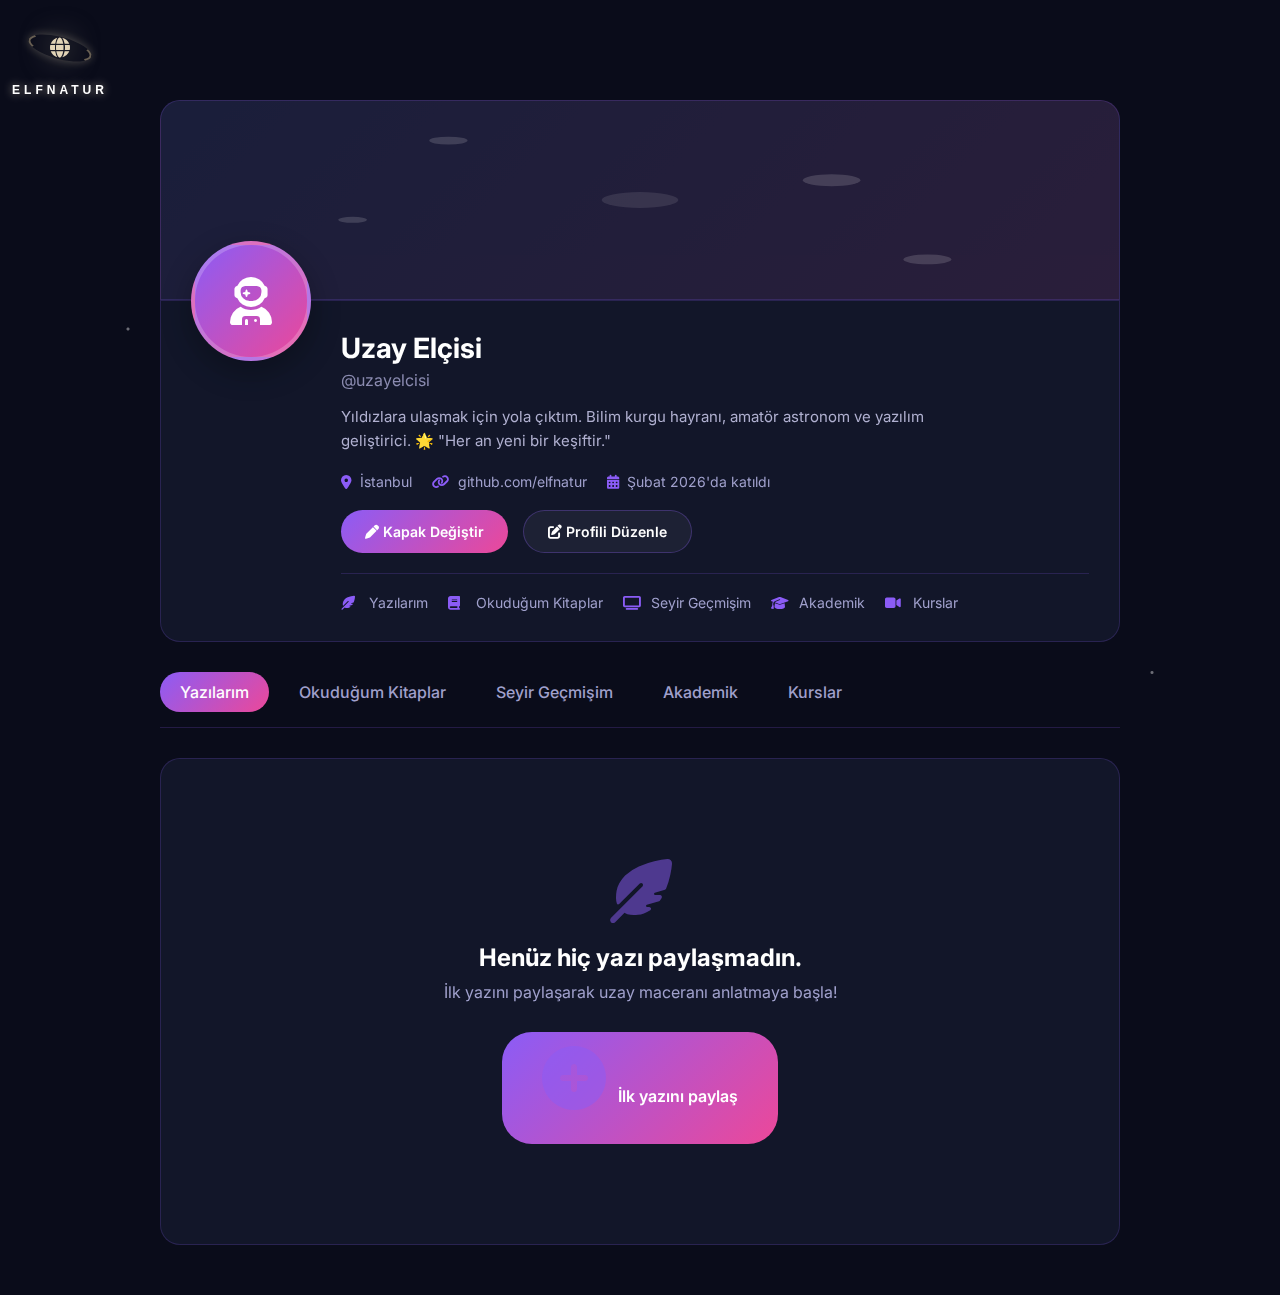
<file: Profil.html>
<!DOCTYPE html>
<html lang="tr">
<head>
    <meta charset="UTF-8">
    <meta name="viewport" content="width=device-width, initial-scale=1.0">
    <title>Uzay Elçisi - Elfnatur</title>
    
    <!-- Font Awesome -->
    <link rel="stylesheet" href="https://cdnjs.cloudflare.com/ajax/libs/font-awesome/6.4.0/css/all.min.css">
    
    <!-- Google Fonts -->
    <link href="https://fonts.googleapis.com/css2?family=Inter:wght@400;500;600;700;800&display=swap" rel="stylesheet">
    
    <style>
        * {
            margin: 0;
            padding: 0;
            box-sizing: border-box;
            font-family: 'Inter', sans-serif;
        }

        body {
            background-color: #0a0c1a;
            color: #e6f1ff;
            min-height: 100vh;
            position: relative;
            overflow-x: hidden;
        }

        /* Yıldız efekti */
        body::before {
            content: '';
            position: absolute;
            top: 0;
            left: 0;
            width: 100%;
            height: 100%;
            background: 
                radial-gradient(2px 2px at 10% 20%, rgba(255,255,255,0.8) 50%, transparent 100%),
                radial-gradient(1px 1px at 20% 40%, rgba(255,255,255,0.6) 50%, transparent 100%),
                radial-gradient(3px 3px at 30% 60%, rgba(255,255,255,0.5) 50%, transparent 100%),
                radial-gradient(2px 2px at 50% 30%, rgba(255,255,255,0.7) 50%, transparent 100%),
                radial-gradient(1px 1px at 70% 80%, rgba(255,255,255,0.6) 50%, transparent 100%),
                radial-gradient(2px 2px at 90% 50%, rgba(255,255,255,0.8) 50%, transparent 100%);
            background-repeat: no-repeat;
            z-index: -1;
            opacity: 0.5;
            animation: starPulse 8s ease-in-out infinite;
            pointer-events: none;
        }

        @keyframes starPulse {
            0%, 100% { opacity: 0.3; }
            50% { opacity: 0.6; }
        }

        /* ===== DROPDOWN MENU (Aynı CSS'in) ===== */
        /* ===== ELFNATUR SATÜRN DROPDOWN MENU ===== */
        .galaktik-dropdown {
            position: fixed;
            top: 20px;
            left: 20px;
            z-index: 999999;
            width: auto;
            height: auto;
        }

        /* ===== SATÜRN LOGO ===== */
        .saturn-logo {
            position: relative;
            width: 80px;
            height: 80px;
            display: flex;
            flex-direction: column;
            align-items: center;
            justify-content: center;
            cursor: pointer;
            transition: all 0.3s ease;
        }

        /* Gezegen */
        .saturn-gezegen {
            position: relative;
            width: 50px;
            height: 50px;
            display: flex;
            align-items: center;
            justify-content: center;
            margin-bottom: 5px;
        }

        .saturn-gezegen i {
            font-size: 20px;
            color: #e2d4b7;
            filter: drop-shadow(0 0 15px rgba(226, 212, 183, 0.5));
            position: relative;
            z-index: 2;
            transition: all 0.3s ease;
        }

        /* Halka */
        .saturn-halka {
            position: absolute;
            top: 50%;
            left: 50%;
            transform: translate(-50%, -50%) rotate(15deg);
            width: 65px;
            height: 22px;
            border: 2px solid rgba(200, 180, 140, 0.5);
            border-radius: 50%;
            border-top-color: transparent;
            border-bottom-color: transparent;
            box-shadow: 0 0 10px rgba(226, 212, 183, 0.3);
            transition: all 0.3s ease;
        }

        /* Elfnatur Yazısı - ALTTA */
        .elfnatur-yazi {
            font-size: 12px;
            font-weight: 700;
            letter-spacing: 4px;
            color: white;
            text-shadow: 0 0 10px rgba(226, 212, 183, 0.7);
            font-family: 'Segoe UI', sans-serif;
            margin-top: 5px;
            transition: all 0.3s ease;
        }

        /* Hover Efekti */
        .saturn-logo:hover .saturn-gezegen i {
            color: #f1e6d0;
            filter: drop-shadow(0 0 20px rgba(241, 230, 208, 0.8));
            transform: scale(1.1);
        }

        .saturn-logo:hover .saturn-halka {
            width: 70px;
            height: 24px;
            border-color: rgba(241, 230, 208, 0.7);
            transform: translate(-50%, -50%) rotate(25deg);
        }

        /* Aktif Durum (Dropdown Açıkken) */
        .saturn-logo.active .saturn-gezegen i {
            color: #ffd700;
            filter: drop-shadow(0 0 25px rgba(255, 215, 0, 0.8));
            animation: saturnTitres 0.5s ease;
        }

        .saturn-logo.active .saturn-halka {
            border-color: rgba(255, 215, 0, 0.7);
            animation: halkaDonus 0.8s ease;
        }

        .saturn-logo.active .elfnatur-yazi {
            color: #ffd700;
            text-shadow: 0 0 15px rgba(255, 215, 0, 0.8);
            letter-spacing: 6px;
        }

        /* ===== DROPDOWN MENÜ İÇERİĞİ ===== */
        .dropdown-icerik {
            position: absolute;
            top: 0;
            left: calc(100% + 15px);
            transform: scale(0.95);
            transform-origin: top left;
            width: 320px;
            background: rgba(15, 20, 35, 0.95);
            backdrop-filter: blur(15px);
            border: 1px solid rgba(226, 212, 183, 0.2);
            border-radius: 20px;
            padding: 22px;
            opacity: 0;
            visibility: hidden;
            transition: all 0.3s cubic-bezier(0.4, 0, 0.2, 1);
            box-shadow: 0 20px 40px rgba(0, 0, 0, 0.4);
            z-index: 100;
        }

        .galaktik-dropdown.open .dropdown-icerik {
            opacity: 1;
            visibility: visible;
            transform: scale(1);
        }

        /* ===== KULLANICI BİLGİSİ ===== */
        .menu-kullanici {
            display: flex;
            align-items: center;
            gap: 14px;
            padding-bottom: 18px;
            margin-bottom: 18px;
            border-bottom: 1px solid rgba(226, 212, 183, 0.2);
        }

        .kullanici-avatar {
            width: 48px;
            height: 48px;
            background: linear-gradient(135deg, #e2d4b7, #c0b09c);
            border-radius: 50%;
            display: flex;
            align-items: center;
            justify-content: center;
            font-size: 22px;
            color: #1a1e2c;
        }

        .kullanici-bilgi {
            flex: 1;
            display: flex;
            flex-direction: column;
            gap: 3px;
        }

        .kullanici-ad {
            font-size: 16px;
            font-weight: 600;
            color: white;
        }

        .kullanici-email {
            font-size: 11px;
            color: rgba(255, 255, 255, 0.6);
        }

        .kullanici-vip {
            padding: 4px 12px;
            background: rgba(226, 212, 183, 0.2);
            border: 1px solid rgba(226, 212, 183, 0.4);
            border-radius: 30px;
            font-size: 10px;
            font-weight: 700;
            color: #e2d4b7;
            letter-spacing: 1px;
        }

        /* ===== MENÜ ÖĞELERİ ===== */
        .menu-ogeler {
            display: flex;
            flex-direction: column;
            gap: 5px;
            margin-bottom: 18px;
        }

        .menu-oge {
            display: flex;
            align-items: center;
            padding: 10px 14px;
            background: rgba(255, 255, 255, 0.02);
            border: 1px solid rgba(226, 212, 183, 0.08);
            border-radius: 14px;
            cursor: pointer;
            transition: all 0.2s ease;
        }

        .menu-oge:hover {
            background: rgba(226, 212, 183, 0.08);
            border-color: rgba(226, 212, 183, 0.2);
            transform: translateX(4px);
        }

        .oge-icon {
            width: 30px;
            height: 30px;
            display: flex;
            align-items: center;
            justify-content: center;
            margin-right: 12px;
            background: rgba(226, 212, 183, 0.05);
            border-radius: 8px;
        }

        .oge-icon i {
            font-size: 15px;
            color: #e2d4b7;
        }

        .menu-oge:hover .oge-icon i {
            color: #ffd700;
        }

        .oge-yazi {
            flex: 1;
            font-size: 14px;
            font-weight: 500;
            color: white;
        }

        /* VIP Öğe */
        .vip-oge {
            border: 1px solid rgba(226, 212, 183, 0.15);
        }

        .oge-vip {
            padding: 3px 10px;
            background: rgba(226, 212, 183, 0.15);
            border-radius: 20px;
            font-size: 10px;
            font-weight: 700;
            color: #e2d4b7;
            letter-spacing: 1px;
        }

        /* ===== ÇIKIŞ BUTONU ===== */
        .cikis-btn {
            width: 100%;
            padding: 12px;
            background: rgba(239, 68, 68, 0.05);
            border: 1px solid rgba(239, 68, 68, 0.15);
            border-radius: 14px;
            display: flex;
            align-items: center;
            justify-content: center;
            gap: 8px;
            color: #ef4444;
            font-size: 13px;
            font-weight: 500;
            cursor: pointer;
            transition: all 0.2s ease;
            margin-bottom: 18px;
        }

        .cikis-btn:hover {
            background: rgba(239, 68, 68, 0.1);
            border-color: rgba(239, 68, 68, 0.3);
            transform: translateY(-1px);
        }

        /* ===== KOORDİNAT ===== */
        .menu-koordinat {
            display: flex;
            align-items: center;
            justify-content: center;
            gap: 6px;
            padding-top: 14px;
            border-top: 1px solid rgba(226, 212, 183, 0.15);
            font-size: 10px;
            color: rgba(255, 255, 255, 0.4);
            letter-spacing: 1px;
        }

        .menu-koordinat i {
            color: #e2d4b7;
            font-size: 10px;
        }

        /* ===== ANİMASYONLAR ===== */
        @keyframes saturnTitres {
            0% {
                transform: scale(1);
            }

            25% {
                transform: scale(1.2) rotate(-5deg);
            }

            50% {
                transform: scale(1.1) rotate(5deg);
            }

            75% {
                transform: scale(1.15) rotate(-2deg);
            }

            100% {
                transform: scale(1);
            }
        }

        @keyframes halkaDonus {
            0% {
                transform: translate(-50%, -50%) rotate(15deg);
            }

            50% {
                transform: translate(-50%, -50%) rotate(45deg);
            }

            100% {
                transform: translate(-50%, -50%) rotate(15deg);
            }
        }

        /* ===== RESPONSIVE ===== */
        @media (max-width: 768px) {
            .galaktik-dropdown {
                top: 15px;
                left: 15px;
            }

            .saturn-logo {
                position: relative;
                width: 60px;
                /* 80px'den 60px'e düşür */
                height: 60px;
                /* 80px'den 60px'e düşür */
                display: flex;
                flex-direction: column;
                align-items: center;
                justify-content: center;
                cursor: pointer;
                transition: all 0.3s ease;
            }

            /* 1. Gezegen boyutunu küçült */
            .saturn-gezegen {
                position: relative;
                width: 15px;
                /* 50px'den 35px'e düşür */
                height: 15px;
                /* 50px'den 35px'e düşür */
                display: flex;
                align-items: center;
                justify-content: center;
                margin-bottom: 5px;
            }

            /* 2. İkon boyutunu küçült */
            .saturn-gezegen i {
                font-size: 5px;
                /* 50px'den 35px'e düşür */
                color: #e2d4b7;
                filter: drop-shadow(0 0 15px rgba(226, 212, 183, 0.5));
                position: relative;
                z-index: 2;
                transition: all 0.3s ease;
            }

            /* 3. Halka boyutunu küçült */
            .saturn-halka {
                position: absolute;
                top: 50%;
                left: 50%;
                transform: translate(-50%, -50%) rotate(15deg);
                width: 48px;
                /* 65px'den 48px'e düşür */
                height: 16px;
                /* 22px'den 16px'e düşür */
                border: 2px solid rgba(200, 180, 140, 0.5);
                border-radius: 50%;
                border-top-color: transparent;
                border-bottom-color: transparent;
                box-shadow: 0 0 10px rgba(226, 212, 183, 0.3);
                transition: all 0.3s ease;
            }

            /* 4. Hover'da halka boyutu */
            .saturn-logo:hover .saturn-halka {
                width: 52px;
                /* 70px'den 52px'e düşür */
                height: 18px;
                /* 24px'den 18px'e düşür */
                border-color: rgba(241, 230, 208, 0.7);
                transform: translate(-50%, -50%) rotate(25deg);
            }

            .dropdown-icerik {
                position: fixed;
                top: 50%;
                left: 50%;
                transform: translate(-50%, -50%) scale(0.9);
                width: 90%;
                max-width: 300px;
            }

            .galaktik-dropdown.open .dropdown-icerik {
                transform: translate(-50%, -50%) scale(1);
            }
        }

        /* ===== PROFİL SAYFASI STİLLERİ ===== */
        .profile-container {
            max-width: 1000px;
            margin: 100px auto 50px;
            padding: 0 20px;
        }

        /* Kapak Fotoğrafı */
        .cover-photo {
            height: 200px;
            background: linear-gradient(135deg, #1a1e3a, #2a1e3a);
            border-radius: 20px 20px 0 0;
            position: relative;
            overflow: hidden;
            border: 1px solid rgba(138, 92, 246, 0.2);
        }

        .cover-photo::before {
            content: '';
            position: absolute;
            top: 0;
            left: 0;
            width: 100%;
            height: 100%;
            background: url('data:image/svg+xml;utf8,<svg xmlns="http://www.w3.org/2000/svg" viewBox="0 0 100 100" preserveAspectRatio="none"><circle cx="30" cy="20" r="2" fill="white" opacity="0.3"/><circle cx="70" cy="40" r="3" fill="white" opacity="0.3"/><circle cx="20" cy="60" r="1.5" fill="white" opacity="0.3"/><circle cx="80" cy="80" r="2.5" fill="white" opacity="0.3"/><circle cx="50" cy="50" r="4" fill="white" opacity="0.2"/></svg>');
            background-size: cover;
            opacity: 0.5;
        }

        /* Profil Bilgileri */
        .profile-info {
            background: rgba(20, 25, 45, 0.8);
            backdrop-filter: blur(10px);
            border: 1px solid rgba(138, 92, 246, 0.2);
            border-radius: 0 0 20px 20px;
            padding: 30px;
            margin-bottom: 30px;
            position: relative;
        }

        .profile-avatar-large {
            width: 120px;
            height: 120px;
            background: linear-gradient(135deg, #8b5cf6, #ec4899);
            border-radius: 50%;
            display: flex;
            align-items: center;
            justify-content: center;
            font-size: 48px;
            color: white;
            border: 4px solid rgba(255, 255, 255, 0.2);
            position: absolute;
            top: -60px;
            left: 30px;
            box-shadow: 0 10px 30px rgba(0, 0, 0, 0.3);
        }

        .profile-header {
            margin-left: 150px;
            display: flex;
            justify-content: space-between;
            align-items: flex-start;
            flex-wrap: wrap;
            gap: 20px;
        }

        .profile-name h1 {
            font-size: 28px;
            font-weight: 700;
            color: white;
            margin-bottom: 5px;
        }

        .profile-username {
            font-size: 16px;
            color: #8b8bb0;
            margin-bottom: 15px;
        }

        .profile-bio {
            font-size: 15px;
            color: #b0b0d0;
            line-height: 1.6;
            max-width: 600px;
            margin-bottom: 20px;
        }

        .profile-stats {
            display: flex;
            gap: 20px;
        }

        .stat-item {
            display: flex;
            align-items: center;
            gap: 8px;
            color: #a0a0cc;
            font-size: 14px;
        }

        .stat-item i {
            color: #8b5cf6;
        }

        .profile-actions {
            display: flex;
            gap: 15px;
        }

        .action-btn {
            padding: 12px 24px;
            border-radius: 30px;
            font-weight: 600;
            font-size: 14px;
            cursor: pointer;
            transition: all 0.3s ease;
            border: none;
        }

        .action-btn.primary {
            background: linear-gradient(135deg, #8b5cf6, #ec4899);
            color: white;
        }

        .action-btn.secondary {
            background: rgba(255, 255, 255, 0.05);
            border: 1px solid rgba(138, 92, 246, 0.3);
            color: white;
        }

        .action-btn:hover {
            transform: translateY(-2px);
            box-shadow: 0 10px 20px rgba(139, 92, 246, 0.3);
        }

        /* Profil Meta */
        .profile-meta {
            margin-left: 150px;
            display: flex;
            flex-wrap: wrap;
            gap: 20px;
            margin-top: 20px;
            padding-top: 20px;
            border-top: 1px solid rgba(138, 92, 246, 0.2);
        }

        .meta-item {
            display: flex;
            align-items: center;
            gap: 8px;
            color: #a0a0cc;
            font-size: 14px;
        }

        .meta-item i {
            color: #8b5cf6;
            width: 20px;
        }

        /* Profil Sekmeler */
        .profile-tabs {
            display: flex;
            gap: 10px;
            margin-bottom: 30px;
            border-bottom: 1px solid rgba(138, 92, 246, 0.2);
            padding-bottom: 15px;
        }

        .tab-item {
            padding: 10px 20px;
            color: #a0a0cc;
            cursor: pointer;
            transition: all 0.3s ease;
            border-radius: 30px;
            font-weight: 500;
        }

        .tab-item:hover {
            color: white;
            background: rgba(138, 92, 246, 0.1);
        }

        .tab-item.active {
            color: white;
            background: linear-gradient(135deg, #8b5cf6, #ec4899);
        }

        /* İçerik Alanı */
        .content-area {
            background: rgba(20, 25, 45, 0.8);
            backdrop-filter: blur(10px);
            border: 1px solid rgba(138, 92, 246, 0.2);
            border-radius: 20px;
            padding: 40px;
            text-align: center;
        }

        .empty-state {
            padding: 60px 20px;
        }

        .empty-state i {
            font-size: 64px;
            color: #8b5cf6;
            opacity: 0.5;
            margin-bottom: 20px;
        }

        .empty-state h3 {
            font-size: 24px;
            color: white;
            margin-bottom: 10px;
        }

        .empty-state p {
            color: #a0a0cc;
            margin-bottom: 30px;
        }

        .add-btn {
            padding: 14px 40px;
            background: linear-gradient(135deg, #8b5cf6, #ec4899);
            border: none;
            border-radius: 30px;
            color: white;
            font-weight: 600;
            font-size: 16px;
            cursor: pointer;
            transition: all 0.3s ease;
        }

        .add-btn:hover {
            transform: translateY(-2px);
            box-shadow: 0 10px 20px rgba(139, 92, 246, 0.4);
        }

        .add-btn i {
            margin-right: 8px;
        }

        /* Responsive */
        @media (max-width: 768px) {
            .profile-avatar-large {
                position: static;
                margin: 0 auto 20px;
            }

            .profile-header {
                margin-left: 0;
                flex-direction: column;
                align-items: center;
                text-align: center;
            }

            .profile-meta {
                margin-left: 0;
                justify-content: center;
            }

            .profile-stats {
                justify-content: center;
            }

            .profile-bio {
                text-align: center;
            }

            .profile-actions {
                justify-content: center;
                width: 100%;
            }

            .profile-tabs {
                flex-wrap: wrap;
                justify-content: center;
            }

            .galaktik-dropdown {
                top: 10px;
                left: 10px;
            }

            .saturn-logo {
                width: 60px;
                height: 60px;
            }

            .saturn-gezegen {
                width: 35px;
                height: 35px;
            }

            .saturn-gezegen i {
                font-size: 35px;
            }

            .saturn-halka {
                width: 48px;
                height: 16px;
            }
        }
    </style>
</head>
<body>
    <!-- ===== ELFNATUR SATÜRN DROPDOWN MENU ===== -->
    <div class="galaktik-dropdown">
        <div class="saturn-logo" id="saturnMenuBtn">
            <div class="saturn-gezegen">
                <i class="fas fa-globe"></i>
                <div class="saturn-halka"></div>
            </div>
            <span class="elfnatur-yazi">ELFNATUR</span>
        </div>
        
        <div class="dropdown-icerik" id="dropdownMenu">
            <div class="menu-kullanici">
                <div class="kullanici-avatar">
                    <i class="fas fa-user-astronaut"></i>
                </div>
                <div class="kullanici-bilgi">
                    <span class="kullanici-ad">Uzay Elçisi</span>
                    <span class="kullanici-email">demo@elfnatur.com</span>
                </div>
                <span class="kullanici-vip">VIP</span>
            </div>
            
            <div class="menu-ogeler">
                <div class="menu-oge" onclick="window.location.href='dashboard.html';" style="cursor: pointer;">
                    <div class="oge-icon">
                        <i class="fas fa-rocket"></i>
                    </div>
                    <span class="oge-yazi">Ana Uzay ve Planlama</span>
                </div>
                
                <div class="menu-oge" onclick="window.location.href='GalaktikAg.html';" style="cursor: pointer;">
                    <div class="oge-icon">
                        <i class="fas fa-galaxy"></i>
                    </div>
                    <span class="oge-yazi">Galaksi</span>
                </div>
                
                <div class="menu-oge vip-oge" onclick="window.location.href='Kurslar.html';" style="cursor: pointer;">
                    <div class="oge-icon">
                        <i class="fas fa-graduation-cap"></i>
                    </div>
                    <span class="oge-yazi">Kurslar</span>
                    <span class="oge-vip">VIP</span>
                </div>
                
                <div class="menu-oge" onclick="window.location.href='#';" style="cursor: pointer;">
                    <div class="oge-icon">
                        <i class="fas fa-search"></i>
                    </div>
                    <span class="oge-yazi">Arama</span>
                </div>
                
                <div class="menu-oge" data-sekme="ana" onclick="window.location.href='Profil.html';"
                        style="cursor: pointer;">
                        <div class="oge-icon">
                            <i class="fas fa-id-card"></i>
                        </div>
                        <span class="oge-yazi">Profil</span>
                        <span class="oge-vip">VIP</span>
                </div>
                
                <div class="menu-oge" onclick="window.location.href='Iletisim.html';" style="cursor: pointer;">
                    <div class="oge-icon">
                        <i class="fas fa-envelope"></i>
                    </div>
                    <span class="oge-yazi">İletişim</span>
                </div>
            </div>
            
            <button class="cikis-btn" id="menuLogoutBtn">
                <i class="fas fa-sign-out-alt"></i>
                <span>Çıkış Yap</span>
            </button>
            
            <div class="menu-koordinat">
                <i class="fas fa-map-pin"></i>
                <span id="menuKoordinat">Satürn • Halka Sektörü 95</span>
            </div>
        </div>
    </div>

    <!-- ===== PROFİL SAYFASI ===== -->
    <div class="profile-container">
        <!-- Kapak Fotoğrafı -->
        <div class="cover-photo"></div>

        <!-- Profil Bilgileri -->
        <div class="profile-info">
            <div class="profile-avatar-large">
                <i class="fas fa-user-astronaut"></i>
            </div>

            <div class="profile-header">
                <div class="profile-name">
                    <h1>Uzay Elçisi</h1>
                    <div class="profile-username">@uzayelcisi</div>
                    <div class="profile-bio">
                        Yıldızlara ulaşmak için yola çıktım. Bilim kurgu hayranı, amatör astronom ve yazılım geliştirici. 🌟 "Her an yeni bir keşiftir."
                    </div>
                    <div class="profile-stats">
                        <div class="stat-item">
                            <i class="fas fa-map-marker-alt"></i>
                            <span>İstanbul</span>
                        </div>
                        <div class="stat-item">
                            <i class="fas fa-link"></i>
                            <span>github.com/elfnatur</span>
                        </div>
                        <div class="stat-item">
                            <i class="fas fa-calendar-alt"></i>
                            <span>Şubat 2026'da katıldı</span>
                        </div>
                    </div>
                </div>

                <div class="profile-actions">
                    <button class="action-btn primary">
                        <i class="fas fa-pen"></i> Kapak Değiştir
                    </button>
                    <button class="action-btn secondary">
                        <i class="fas fa-edit"></i> Profili Düzenle
                    </button>
                </div>
            </div>

            <!-- Profil Meta -->
            <div class="profile-meta">
                <div class="meta-item">
                    <i class="fas fa-feather-alt"></i>
                    <span>Yazılarım</span>
                </div>
                <div class="meta-item">
                    <i class="fas fa-book"></i>
                    <span>Okuduğum Kitaplar</span>
                </div>
                <div class="meta-item">
                    <i class="fas fa-tv"></i>
                    <span>Seyir Geçmişim</span>
                </div>
                <div class="meta-item">
                    <i class="fas fa-graduation-cap"></i>
                    <span>Akademik</span>
                </div>
                <div class="meta-item">
                    <i class="fas fa-video"></i>
                    <span>Kurslar</span>
                </div>
            </div>
        </div>

        <!-- Sekmeler -->
        <div class="profile-tabs">
            <div class="tab-item active">Yazılarım</div>
            <div class="tab-item">Okuduğum Kitaplar</div>
            <div class="tab-item">Seyir Geçmişim</div>
            <div class="tab-item">Akademik</div>
            <div class="tab-item">Kurslar</div>
        </div>

        <!-- İçerik Alanı -->
        <div class="content-area">
            <div class="empty-state">
                <i class="fas fa-feather-alt"></i>
                <h3>Henüz hiç yazı paylaşmadın.</h3>
                <p>İlk yazını paylaşarak uzay maceranı anlatmaya başla!</p>
                <button class="add-btn">
                    <i class="fas fa-plus-circle"></i> İlk yazını paylaş
                </button>
            </div>
        </div>
    </div>

    <script>
        // Dropdown Menu
        document.addEventListener('DOMContentLoaded', function() {
            const saturnBtn = document.getElementById('saturnMenuBtn');
            const dropdown = document.querySelector('.galaktik-dropdown');
            
            if (saturnBtn && dropdown) {
                saturnBtn.addEventListener('click', function(e) {
                    e.stopPropagation();
                    e.preventDefault();
                    this.classList.toggle('active');
                    dropdown.classList.toggle('open');
                });
                
                document.addEventListener('click', function(e) {
                    if (!dropdown.contains(e.target) && !saturnBtn.contains(e.target)) {
                        saturnBtn.classList.remove('active');
                        dropdown.classList.remove('open');
                    }
                });
                
                document.addEventListener('keydown', function(e) {
                    if (e.key === 'Escape') {
                        saturnBtn.classList.remove('active');
                        dropdown.classList.remove('open');
                    }
                });
            }

            // Çıkış butonu
            const cikisBtn = document.getElementById('menuLogoutBtn');
            if (cikisBtn) {
                cikisBtn.addEventListener('click', function() {
                    if (confirm('Çıkış yapmak istediğinize emin misiniz?')) {
                        window.location.href = 'dashboard.html';
                    }
                });
            }

            // Koordinatları güncelle
            const koordinatEl = document.getElementById('menuKoordinat');
            if (koordinatEl) {
                setInterval(() => {
                    const sayi = Math.floor(Math.random() * 100);
                    koordinatEl.innerHTML = `Satürn • Halka Sektörü ${sayi}`;
                }, 5000);
            }

            // Profil butonları
            document.querySelectorAll('.action-btn').forEach(btn => {
                btn.addEventListener('click', function() {
                    alert('Bu özellik yakında eklenecek! (Demo modu)');
                });
            });

            document.querySelector('.add-btn').addEventListener('click', function() {
                alert('Yeni yazı oluşturma sayfası açılıyor... (Demo modu)');
            });

            document.querySelectorAll('.tab-item').forEach(tab => {
                tab.addEventListener('click', function() {
                    document.querySelectorAll('.tab-item').forEach(t => t.classList.remove('active'));
                    this.classList.add('active');
                    
                    const tabName = this.textContent;
                    if (tabName !== 'Yazılarım') {
                        alert(`"${tabName}" bölümü henüz hazır değil! (Demo modu)`);
                    }
                });
            });
        });
    </script>
</body>
</html>
</file>
<file: style.css>
* {
    margin: 0;
    padding: 0;
    box-sizing: border-box;
    font-family: 'Segoe UI', Tahoma, Geneva, Verdana, sans-serif;
}

body {
    background-color: #210a2f;
    color: #e6f1ff;
    line-height: 1.6;
    min-height: 100vh;
    overflow-x: hidden;
    position: relative;
}

/* CSS-only yıldız efekti */
body::before {
    content: '';
    position: absolute;
    top: 0;
    left: 0;
    width: 100%;
    height: 100%;
    background: 
        /* Yıldızlar */
        radial-gradient(1.5px 1.5px at 5% 10%, rgba(255, 255, 255, 0.8) 50%, transparent 100%),
        radial-gradient(1px 1px at 15% 25%, rgba(255, 255, 255, 0.9) 50%, transparent 100%),
        radial-gradient(2px 2px at 25% 40%, rgba(255, 255, 255, 0.7) 50%, transparent 100%),
        radial-gradient(1px 1px at 35% 15%, rgba(255, 255, 255, 0.8) 50%, transparent 100%),
        radial-gradient(1.5px 1.5px at 45% 60%, rgba(255, 255, 255, 0.6) 50%, transparent 100%),
        radial-gradient(2px 2px at 55% 30%, rgba(255, 255, 255, 0.7) 50%, transparent 100%),
        radial-gradient(1px 1px at 65% 75%, rgba(255, 255, 255, 0.9) 50%, transparent 100%),
        radial-gradient(1.5px 1.5px at 75% 45%, rgba(255, 255, 255, 0.8) 50%, transparent 100%),
        radial-gradient(2px 2px at 85% 20%, rgba(255, 255, 255, 0.6) 50%, transparent 100%),
        radial-gradient(1px 1px at 95% 55%, rgba(255, 255, 255, 0.7) 50%, transparent 100%),
        radial-gradient(1.5px 1.5px at 10% 85%, rgba(255, 255, 255, 0.8) 50%, transparent 100%),
        radial-gradient(2px 2px at 20% 65%, rgba(255, 255, 255, 0.6) 50%, transparent 100%),
        radial-gradient(1px 1px at 30% 95%, rgba(255, 255, 255, 0.9) 50%, transparent 100%),
        radial-gradient(1.5px 1.5px at 40% 35%, rgba(255, 255, 255, 0.7) 50%, transparent 100%),
        radial-gradient(2px 2px at 50% 80%, rgba(255, 255, 255, 0.8) 50%, transparent 100%),
        radial-gradient(1px 1px at 60% 50%, rgba(255, 255, 255, 0.6) 50%, transparent 100%),
        radial-gradient(1.5px 1.5px at 70% 90%, rgba(255, 255, 255, 0.7) 50%, transparent 100%),
        radial-gradient(2px 2px at 80% 70%, rgba(255, 255, 255, 0.9) 50%, transparent 100%),
        radial-gradient(1px 1px at 90% 25%, rgba(255, 255, 255, 0.8) 50%, transparent 100%),
        
        /* Mevcut gradient'leriniz */
        radial-gradient(circle at 10% 20%, rgba(28, 58, 115, 0.2) 0%, transparent 20%),
        radial-gradient(circle at 90% 80%, rgba(28, 58, 115, 0.2) 0%, transparent 20%);
    
    background-repeat: no-repeat;
    z-index: -1;
    opacity: 0.7;
    
    /* Parlama animasyonu */
    animation: starPulse 8s ease-in-out infinite;
}

@keyframes starPulse {
    0%, 100% { opacity: 0.4; }
    50% { opacity: 0.8; }
}

.container {
    max-width: 1200px;
    margin: 0 auto;
    padding: 0 20px;
}

/* Header ve Navigasyon */
header {
    padding: 25px 0;
    display: flex;
    justify-content: space-between;
    align-items: center;
}

.logo {
    font-size: 28px;
    font-weight: 700;
    background: linear-gradient(45deg, #eee1f1, #dc87f8);
    -webkit-background-clip: text;
    background-clip: text;
    color: transparent;
    letter-spacing: 1px;
}

.logo i {
    margin-right: 8px;
    color: #b19cd9; /* Açık mor */
}

.logo:hover i {
    transform: rotate(90deg);
}

/* Fare çekildiğinde geri dönüş */
.logo i {
    transition: transform 0.8s cubic-bezier(0.175, 0.885, 0.32, 1.275);
}

.nav-links {
    display: flex;
    gap: 30px;
}

.nav-link { /* Silinmesi gerekebilir */
    color: #ccd6f6;
    text-decoration: none;
    font-weight: 500;
    transition: color 0.3s;
    padding: 8px 0;
    position: relative;
}

.nav-link:hover {
    color: #64ffda;
}



.nav-link::after {
    content: '';
    position: absolute;
    bottom: 0;
    left: 0;
    width: 0;
    height: 2px;
    background: #64ffda;
    transition: width 0.3s;
}

.nav-link:hover::after {
    width: 100%;
}

.auth-buttons {
    display: flex;
    gap: 15px;
}

.btn {
    padding: 10px 24px;
    border-radius: 4px;
    font-weight: 600;
    cursor: pointer;
    transition: all 0.3s ease;
    border: none;
    font-size: 15px;
}

.btn-login {
    background: transparent;
    color: #dc87f8;

}

.btn-login:hover {
    background: rgba(9, 191, 100, 0.1);
}

.btn-register {
    background: linear-gradient(45deg, #4182d7, #a94de6);
    color: #0a192f;
}

.btn-register:hover {
    background: #69079d;
    transform: translateY(-2px);
    box-shadow: 0 4px 12px rgba(100, 255, 218, 0.2);
}

/* Hero Bölümü */
.hero {
    display: flex;
    align-items: center;
    justify-content: space-between;
    padding: 80px 0;
    min-height: calc(100vh - 120px);
}

.hero-sup-title {
    font-size: 0.8rem;
    font-weight: 600;
    letter-spacing: 3px;
    color: #dc87f8;
    text-transform: uppercase;
    margin-bottom: 15px;
    position: relative;
    display: inline-block;
}

.hero-content {
    flex: 1;
    max-width: 600px;
}

.hero-title {
    font-size: 3.5rem;
    font-weight: 700;
    margin-bottom: 20px;
    line-height: 1.2;
    background: linear-gradient(45deg, #e6f1ff, #87e1f8);
    -webkit-background-clip: text;
    background-clip: text;
    color: transparent;
}

.hero-subtitle {
    font-size: 1.2rem;
    color: #8892b0;
    margin-bottom: 30px;
    max-width: 500px;
}

.hero-highlight {
    color: #dc87f8;
    font-weight: 600;
}

.btn-hero {
    background: #eae6eb;
    color: #0a192f;
    padding: 15px 35px;
    font-size: 18px;
    font-weight: 600;
    border-radius: 4px;
    display: inline-block;
    text-decoration: none;
    transition: all 0.3s ease;
    border: none;
    cursor: pointer;
    margin-top: 10px;
    box-shadow: 0 4px 15px rgba(100, 255, 218, 0.2);
}

.btn-hero:hover {
    transform: translateY(-3px);
    box-shadow: 0 8px 20px rgba(100, 255, 218, 0.3);
    background: #d3c5dc;
}

.hero-image {
    flex: 1;
    display: flex;
    justify-content: flex-end;
    align-items: center;
}

.floating-container {
    position: relative;
    width: 400px;
    height: 400px;
}

.orbit {
    position: absolute;
    top: 50%;
    left: 50%;
    transform: translate(-50%, -50%);
    width: 300px;
    height: 300px;
    border-radius: 50%;
    border: 1px solid rgba(166, 57, 225, 0.3);
    animation: rotate 40s linear infinite;
}

.orbit-2 {
    width: 200px;
    height: 200px;
    animation: rotate 30s linear infinite reverse;
}

.planet {
    position: absolute;
    width: 40px;
    height: 40px;
    border-radius: 50%;
    background: linear-gradient(45deg, #ff64fa, #9e0899);
    top: -20px;
    left: 50%;
    transform: translateX(-50%);
    box-shadow: 0 0 15px rgba(100, 255, 218, 0.5);
}

.central-planet {
    position: absolute;
    top: 50%;
    left: 50%;
    transform: translate(-50%, -50%);
    width: 80px;
    height: 80px;
    border-radius: 50%;
    background: linear-gradient(45deg, #0a192f, #112240);
    display: flex;
    align-items: center;
    justify-content: center;
    box-shadow: 0 0 30px rgba(100, 255, 218, 0.3);
    border: 2px solid #dc87f8;
    z-index: 2;
}

.central-planet i {
    font-size: 32px;
    color: #dc87ff;
}

/* Footer */
footer {
    text-align: center;
    padding: 30px 0;
    border-top: 1px solid rgba(100, 255, 218, 0.1);
    margin-top: 40px;
    color: #8892b0;
    font-size: 14px;
}

/* Responsive Tasarım */
@media (max-width: 992px) {
    .hero {
        flex-direction: column;
        text-align: center;
        padding: 60px 0;
    }
    
    .hero-content {
        margin-bottom: 60px;
    }
    
    .hero-title {
        font-size: 2.8rem;
    }
    
    .floating-container {
        width: 320px;
        height: 320px;
    }
    
    .orbit {
        width: 240px;
        height: 240px;
    }
    
    .orbit-2 {
        width: 160px;
        height: 160px;
    }
}

@media (max-width: 768px) {
    .nav-links {
        display: none;
    }
    
    .hero-title {
        font-size: 2.3rem;
    }
    
    .floating-container {
        width: 280px;
        height: 280px;
    }
    
    .orbit {
        width: 200px;
        height: 200px;
    }
    
    .orbit-2 {
        width: 140px;
        height: 140px;
    }
}

@media (max-width: 576px) {
    .auth-buttons {
        gap: 10px;
    }
    
    .btn {
        padding: 8px 16px;
        font-size: 14px;
    }
    
    .hero-title {
        font-size: 2rem;
    }
    
    .hero-subtitle {
        font-size: 1rem;
    }
    
    .btn-hero {
        padding: 12px 28px;
        font-size: 16px;
    }
}

/* Animasyonlar */
@keyframes rotate {
    from {
        transform: translate(-50%, -50%) rotate(0deg);
    }
    to {
        transform: translate(-50%, -50%) rotate(360deg);
    }
}

.pulse {
    animation: pulse 2s infinite;
}

@keyframes pulse {
    0% {
        box-shadow: 0 0 0 0 rgba(100, 255, 218, 0.4);
    }
    70% {
        box-shadow: 0 0 0 15px rgba(100, 255, 218, 0);
    }
    100% {
        box-shadow: 0 0 0 0 rgba(100, 255, 218, 0);
    }
}

/* İstatistikler Bölümü Stilleri */

.stats {
    padding: 60px 20px;
    background: linear-gradient(135deg, #1a1a2e 0%, #16213e 100%);
    text-align: center;
}

.stats-container {
    display: flex;
    justify-content: space-around;
    flex-wrap: wrap;
    max-width: 1000px;
    margin: 0 auto;
    gap: 30px;
}

.stat-item {
    flex: 1;
    min-width: 180px;
    padding: 15px;
    transition: transform 0.3s ease;
}

.stat-item:hover {
    transform: translateY(-8px);
}

.stat-number {
    font-size: 2.5rem;
    font-weight: 700;
    background: linear-gradient(90deg, #00dbde, #fc00ff);
    -webkit-background-clip: text;
    -webkit-text-fill-color: transparent;
    background-clip: text;
    margin-bottom: 8px;
}

.stat-label {
    font-size: 0.95rem;
    color: #e0e0e0;
    letter-spacing: 0.8px;
    text-transform: uppercase;
}

/* Responsive Tasarım */
@media (max-width: 768px) {
    .stats {
        padding: 40px 15px;
    }
    
    .stats-container {
        flex-direction: column;
        gap: 25px;
    }
    
    .stat-number {
        font-size: 2.2rem;
    }
    
    .stat-label {
        font-size: 0.9rem;
    }
}

@media (max-width: 480px) {
    .stat-number {
        font-size: 2rem;
    }
    
    .stat-label {
        font-size: 0.85rem;
        letter-spacing: 0.5px;
    }
}

/* Galaktik Özellikler Bölümü Stilleri */
.features {
    padding: 80px 20px;
    background: #0f0f1a;
    text-align: center;
}

.feature-link {
    text-decoration: none; /* Alt çizgiyi kaldır */
    color: inherit; /* Varsayılan rengi devral */
    display: block; /* Tam blok kaplaması için */
}

.feature-link:hover .feature-card {
    /* Hover efekti ekleyebilirsiniz */
    transform: translateY(-5px);
    box-shadow: 0 10px 20px rgba(0,0,0,0.1);
}

/* Kartın kendi stillerine alt çizgi olmaması için */
.feature-card {
    text-decoration: none !important;
    /* diğer stiller */
}

.section-header {
    max-width: 800px;
    margin: 0 auto 60px;
}

.section-header h2 {
    font-size: 2.5rem;
    color: #fff;
    margin-bottom: 15px;
    background: linear-gradient(90deg, #00dbde, #fc00ff);
    -webkit-background-clip: text;
    -webkit-text-fill-color: transparent;
    background-clip: text;
}

.section-subtitle {
    font-size: 1.1rem;
    color: #b0b0b0;
    line-height: 1.6;
}

.features-container {
    display: grid;
    grid-template-columns: repeat(auto-fit, minmax(300px, 1fr));
    gap: 30px;
    max-width: 1200px;
    margin: 0 auto;
}

.feature-card {
    background: rgba(26, 26, 46, 0.8);
    border-radius: 15px;
    padding: 30px 25px;
    border: 2px solid transparent;
    transition: all 0.4s cubic-bezier(0.175, 0.885, 0.32, 1.275);
    position: relative;
    overflow: hidden;
    backdrop-filter: blur(10px);
}

.feature-card:hover {
    transform: translateY(-10px) scale(1.03);
    border-color: #00dbde;
    box-shadow: 0 15px 30px rgba(0, 219, 222, 0.2);
}

.feature-card::before {
    content: '';
    position: absolute;
    top: 0;
    left: 0;
    right: 0;
    height: 3px;
    background: linear-gradient(90deg, #00dbde, #fc00ff);
    opacity: 0;
    transition: opacity 0.3s ease;
}

.feature-card:hover::before {
    opacity: 1;
}

.feature-icon {
    width: 70px;
    height: 70px;
    margin: 0 auto 20px;
    background: linear-gradient(135deg, rgba(0, 219, 222, 0.1), rgba(252, 0, 255, 0.1));
    border-radius: 50%;
    display: flex;
    align-items: center;
    justify-content: center;
    font-size: 1.8rem;
    color: #00dbde;
    border: 2px solid rgba(0, 219, 222, 0.3);
    transition: all 0.3s ease;
}

.feature-card:hover .feature-icon {
    transform: rotate(15deg) scale(1.1);
    border-color: #00dbde;
    background: linear-gradient(135deg, rgba(0, 219, 222, 0.2), rgba(252, 0, 255, 0.2));
    box-shadow: 0 0 20px rgba(0, 219, 222, 0.3);
}

.feature-title {
    font-size: 1.4rem;
    color: #fff;
    margin-bottom: 15px;
    font-weight: 600;
}

.feature-desc {
    font-size: 0.95rem;
    color: #b0b0b0;
    line-height: 1.6;
}

/* galaktik özellikle için*/
.feature-link {
    text-decoration: none;
    color: inherit;
    display: block;
}

.feature-link:hover .feature-card {
    /* Hover efekti ekleyebilirsiniz */
    transform: translateY(-5px);
    box-shadow: 0 10px 20px rgba(0,0,0,0.1);
}

/* Responsive Tasarım */
@media (max-width: 768px) {
    .features {
        padding: 60px 15px;
    }
    
    .section-header h2 {
        font-size: 2rem;
    }
    
    .features-container {
        grid-template-columns: repeat(auto-fit, minmax(250px, 1fr));
        gap: 20px;
    }
    
    .feature-card {
        padding: 25px 20px;
    }
    
    .feature-card:hover {
        transform: translateY(-5px) scale(1.02);
    }
}

@media (max-width: 480px) {
    .features-container {
        grid-template-columns: 1fr;
    }
    
    .feature-title {
        font-size: 1.3rem;
    }
}


/* Modal (Giriş/Kayıt Formu) - DÜZENLENDİ */
.modal {
    display: none;
    position: fixed;
    top: 0;
    left: 0;
    width: 100%;
    height: 100%;
    background-color: rgba(10, 25, 47, 0.98);
    z-index: 1000;
    align-items: center;
    justify-content: center;
    padding: 20px;
    overflow-y: auto;
}

.modal-content {
    position: relative;
    background-color: #112240;
    border-radius: 16px;
    width: 90%;
    max-width: 1000px;
    max-height: 85vh;
    padding: 40px;
    box-shadow: 0 25px 50px rgba(0, 0, 0, 0.8);
    border: 1px solid rgba(220, 135, 248, 0.3);
    animation: modalFadeIn 0.4s ease-out;
    overflow-y: auto;
    margin: auto;
}

@keyframes modalFadeIn {
    from {
        opacity: 0;
        transform: translateY(-20px) scale(0.98);
    }
    to {
        opacity: 1;
        transform: translateY(0) scale(1);
    }
}

.modal-header {
    display: flex;
    justify-content: flex-end;
    margin-bottom: 10px;
}

.close-modal {
    background: rgba(220, 135, 248, 0.1);
    border: 1px solid rgba(220, 135, 248, 0.3);
    color: #dc87f8;
    font-size: 24px;
    cursor: pointer;
    transition: all 0.3s;
    width: 36px;
    height: 36px;
    display: flex;
    align-items: center;
    justify-content: center;
    border-radius: 50%;
    padding: 0;
}

.close-modal:hover {
    color: #fff;
    background: rgba(220, 135, 248, 0.3);
    transform: rotate(90deg);
}

/* Login ve Register container'ları için */
.login-container, .register-container {
    display: grid;
    grid-template-columns: 1fr 1fr;
    gap: 50px;
    min-height: 500px;
}

/* Sol Taraf - Hoşgeldiniz Bölümü */
.login-welcome, .register-welcome {
    display: flex;
    flex-direction: column;
    justify-content: center;
    padding-right: 30px;
    border-right: 1px solid rgba(220, 135, 248, 0.2);
}

.welcome-title {
    font-size: 2.5rem;
    font-weight: 700;
    margin-bottom: 15px;
    background: linear-gradient(45deg, #dc87f8, #a94de6);
    -webkit-background-clip: text;
    background-clip: text;
    color: transparent;
    line-height: 1.2;
}

.welcome-subtitle {
    font-size: 1.1rem;
    color: #8892b0;
    margin-bottom: 40px;
}

.welcome-features, .register-features {
    display: flex;
    flex-direction: column;
    gap: 20px;
}

.feature-item {
    display: flex;
    align-items: center;
    gap: 15px;
    color: #ccd6f6;
    font-size: 1rem;
}

.feature-item i {
    width: 40px;
    height: 40px;
    background: rgba(220, 135, 248, 0.1);
    border-radius: 10px;
    display: flex;
    align-items: center;
    justify-content: center;
    color: #dc87f8;
    font-size: 1.2rem;
}

/* Sağ Taraf - Form Bölümü */
.login-form-section, .register-form-section {
    display: flex;
    flex-direction: column;
    justify-content: center;
}

.form-header {
    margin-bottom: 30px;
    text-align: center;
}

.form-title {
    font-size: 2rem;
    font-weight: 700;
    color: #dc87f8;
    margin-bottom: 8px;
}

.form-subtitle {
    color: #8892b0;
    font-size: 0.95rem;
}

/* Form Elementleri */
.form-group {
    margin-bottom: 25px;
}

.form-label {
    display: flex;
    align-items: center;
    gap: 10px;
    margin-bottom: 10px;
    color: #ccd6f6;
    font-weight: 500;
    font-size: 0.95rem;
}

.form-label i {
    color: #dc87f8;
    width: 16px;
}

.form-input {
    width: 100%;
    padding: 15px 20px;
    border-radius: 12px;
    border: 1px solid #233554;
    background-color: rgba(10, 25, 47, 0.8);
    color: #e6f1ff;
    font-size: 16px;
    transition: all 0.3s;
}

.form-input:focus {
    outline: none;
    border-color: #dc87f8;
    box-shadow: 0 0 0 3px rgba(220, 135, 248, 0.1);
}

/* Form Seçenekleri */
.form-options {
    display: flex;
    justify-content: space-between;
    align-items: center;
    margin-top: 15px;
}

.remember-me {
    display: flex;
    align-items: center;
    gap: 8px;
    color: #8892b0;
    font-size: 0.9rem;
    cursor: pointer;
}

.remember-me input {
    width: 18px;
    height: 18px;
    accent-color: #dc87f8;
    cursor: pointer;
}

.forgot-password {
    color: #dc87f8;
    text-decoration: none;
    font-size: 0.9rem;
    transition: color 0.3s;
}

.forgot-password:hover {
    color: #a94de6;
    text-decoration: underline;
}

/* Giriş Butonu */
.form-submit {
    width: 100%;
    padding: 16px;
    background: linear-gradient(45deg, #dc87f8, #a94de6);
    color: white;
    border: none;
    border-radius: 12px;
    font-weight: 600;
    font-size: 16px;
    cursor: pointer;
    transition: all 0.3s;
    margin-top: 10px;
    display: flex;
    align-items: center;
    justify-content: center;
    gap: 10px;
}

.form-submit:hover {
    transform: translateY(-2px);
    box-shadow: 0 10px 20px rgba(220, 135, 248, 0.3);
    background: linear-gradient(45deg, #a94de6, #8a3cc9);
}

/* Alternatif Giriş */
.alternative-login {
    margin: 30px 0;
}

.divider {
    display: flex;
    align-items: center;
    text-align: center;
    margin: 20px 0;
    color: #8892b0;
}

.divider::before,
.divider::after {
    content: '';
    flex: 1;
    border-bottom: 1px solid #233554;
}

.divider span {
    padding: 0 15px;
    font-size: 0.9rem;
}

.social-login {
    display: flex;
    flex-direction: column;
    gap: 12px;
}

.social-btn {
    padding: 14px;
    border-radius: 12px;
    border: 1px solid #233554;
    background-color: rgba(10, 25, 47, 0.8);
    color: #ccd6f6;
    font-weight: 500;
    cursor: pointer;
    transition: all 0.3s;
    display: flex;
    align-items: center;
    justify-content: center;
    gap: 10px;
}

.social-btn:hover {
    border-color: #dc87f8;
    background-color: rgba(220, 135, 248, 0.05);
    transform: translateY(-1px);
}

.google-btn i {
    color: #ea4335;
}

.github-btn i {
    color: #f0f6fc;
}

/* Kayıt Ol Linki */
.switch-form {
    text-align: center;
    margin-top: 25px;
    color: #8892b0;
    font-size: 0.95rem;
}

.switch-form a {
    color: #dc87f8;
    text-decoration: none;
    font-weight: 600;
    transition: color 0.3s;
}

.switch-form a:hover {
    color: #a94de6;
    text-decoration: underline;
}

/* Kayıt Formu için Ek Stiller */
.form-row {
    display: flex;
    gap: 15px;
    margin-bottom: 20px;
}

.form-group.half {
    flex: 1;
}

.form-divider {
    border: none;
    height: 1px;
    background: rgba(220, 135, 248, 0.2);
    margin: 30px 0;
}

/* Üyelik Planları */
.membership-plans {
    margin: 30px 0;
}

.plans-title {
    color: #dc87f8;
    margin-bottom: 20px;
    font-size: 1.2rem;
    text-align: center;
}

.plans-container {
    display: flex;
    gap: 20px;
    margin-bottom: 30px;
}

.plan-card {
    flex: 1;
    border: 1px solid #233554;
    border-radius: 12px;
    padding: 20px;
    transition: all 0.3s;
    cursor: pointer;
    background: rgba(10, 25, 47, 0.6);
}

.plan-card:hover {
    border-color: #dc87f8;
    transform: translateY(-5px);
}

.plan-card.active {
    border-color: #a94de6;
    background: rgba(169, 77, 230, 0.1);
}

.plan-header {
    text-align: center;
    margin-bottom: 20px;
    position: relative;
}

.plan-badge {
    position: absolute;
    top: -10px;
    left: 50%;
    transform: translateX(-50%);
    background: linear-gradient(45deg, #a94de6, #8a3cc9);
    color: white;
    padding: 4px 12px;
    border-radius: 20px;
    font-size: 0.8rem;
    font-weight: 600;
}

.plan-name {
    font-size: 1.5rem;
    color: #dc87f8;
    margin-bottom: 5px;
}

.plan-desc {
    color: #8892b0;
    font-size: 0.9rem;
}

.plan-features ul {
    list-style: none;
    padding: 0;
    margin: 0 0 20px 0;
}

.plan-features li {
    color: #ccd6f6;
    margin-bottom: 10px;
    font-size: 0.9rem;
    display: flex;
    align-items: center;
    gap: 10px;
}

.plan-features i {
    color: #dc87f8;
    font-size: 0.8rem;
}

.plan-price {
    text-align: center;
}

.price-amount {
    font-size: 2rem;
    font-weight: 700;
    color: #dc87f8;
    display: block;
}

.price-period {
    color: #8892b0;
    font-size: 0.9rem;
}

/* Premium Plan Fiyat */
.price-original {
    text-decoration: line-through;
    color: #8892b0;
    margin-bottom: 10px;
}

.original-amount {
    font-size: 1.2rem;
}

.original-period {
    font-size: 0.8rem;
    margin-left: 5px;
}

.price-discount {
    margin-top: 10px;
}

.discount-amount {
    font-size: 2rem;
    font-weight: 700;
    color: #a94de6;
    display: block;
}

.discount-period {
    color: #a94de6;
    font-size: 0.9rem;
    font-weight: 600;
    display: block;
}

.discount-badge {
    display: inline-block;
    background: rgba(169, 77, 230, 0.2);
    color: #a94de6;
    padding: 2px 8px;
    border-radius: 4px;
    font-size: 0.8rem;
    margin-top: 5px;
}

/* Kayıt Butonu Özel */
.register-submit {
    background: linear-gradient(45deg, #a94de6, #8a3cc9) !important;
}

.register-submit:hover {
    background: linear-gradient(45deg, #8a3cc9, #6a2ca8) !important;
}

/* Responsive Tasarım */
@media (max-width: 992px) {
    .modal-content {
        max-height: 95vh;
        padding: 30px 25px;
    }
    
    .login-container, .register-container {
        grid-template-columns: 1fr;
        gap: 30px;
        min-height: auto;
    }
    
    .login-welcome, .register-welcome {
        padding-right: 0;
        border-right: none;
        border-bottom: 1px solid rgba(220, 135, 248, 0.2);
        padding-bottom: 30px;
        text-align: center;
    }
    
    .plans-container {
        flex-direction: column;
    }
}

@media (max-width: 768px) {
    .modal-content {
        padding: 25px 20px;
        width: 95%;
    }
    
    .welcome-title {
        font-size: 2rem;
    }
    
    .form-title {
        font-size: 1.6rem;
    }
}

@media (max-width: 576px) {
    .modal-content {
        padding: 20px 15px;
        border-radius: 12px;
    }
    
    .welcome-title {
        font-size: 1.8rem;
    }
    
    .form-title {
        font-size: 1.4rem;
    }
    
    .form-options {
        flex-direction: column;
        align-items: flex-start;
        gap: 15px;
    }
    
    .form-row {
        flex-direction: column;
        gap: 0;
    }
    
    .social-login {
        flex-direction: column;
    }
    
    .plan-card {
        padding: 15px;
    }
}
</file>
<file: SinyalStyle.css>
* {
    margin: 0;
    padding: 0;
    box-sizing: border-box;
    font-family: 'Segoe UI', Tahoma, Geneva, Verdana, sans-serif;
}

body {
    background-color: #210a2f;
    color: #e6f1ff;
    line-height: 1.6;
    min-height: 100vh;
    overflow-x: hidden;
    position: relative;
}

/* CSS-only yıldız efekti */
body::before {
    content: '';
    position: absolute;
    top: 0;
    left: 0;
    width: 100%;
    height: 100%;
    background:
        /* Yıldızlar */
        radial-gradient(1.5px 1.5px at 5% 10%, rgba(255, 255, 255, 0.8) 50%, transparent 100%),
        radial-gradient(1px 1px at 15% 25%, rgba(255, 255, 255, 0.9) 50%, transparent 100%),
        radial-gradient(2px 2px at 25% 40%, rgba(255, 255, 255, 0.7) 50%, transparent 100%),
        radial-gradient(1px 1px at 35% 15%, rgba(255, 255, 255, 0.8) 50%, transparent 100%),
        radial-gradient(1.5px 1.5px at 45% 60%, rgba(255, 255, 255, 0.6) 50%, transparent 100%),
        radial-gradient(2px 2px at 55% 30%, rgba(255, 255, 255, 0.7) 50%, transparent 100%),
        radial-gradient(1px 1px at 65% 75%, rgba(255, 255, 255, 0.9) 50%, transparent 100%),
        radial-gradient(1.5px 1.5px at 75% 45%, rgba(255, 255, 255, 0.8) 50%, transparent 100%),
        radial-gradient(2px 2px at 85% 20%, rgba(255, 255, 255, 0.6) 50%, transparent 100%),
        radial-gradient(1px 1px at 95% 55%, rgba(255, 255, 255, 0.7) 50%, transparent 100%),
        radial-gradient(1.5px 1.5px at 10% 85%, rgba(255, 255, 255, 0.8) 50%, transparent 100%),
        radial-gradient(2px 2px at 20% 65%, rgba(255, 255, 255, 0.6) 50%, transparent 100%),
        radial-gradient(1px 1px at 30% 95%, rgba(255, 255, 255, 0.9) 50%, transparent 100%),
        radial-gradient(1.5px 1.5px at 40% 35%, rgba(255, 255, 255, 0.7) 50%, transparent 100%),
        radial-gradient(2px 2px at 50% 80%, rgba(255, 255, 255, 0.8) 50%, transparent 100%),
        radial-gradient(1px 1px at 60% 50%, rgba(255, 255, 255, 0.6) 50%, transparent 100%),
        radial-gradient(1.5px 1.5px at 70% 90%, rgba(255, 255, 255, 0.7) 50%, transparent 100%),
        radial-gradient(2px 2px at 80% 70%, rgba(255, 255, 255, 0.9) 50%, transparent 100%),
        radial-gradient(1px 1px at 90% 25%, rgba(255, 255, 255, 0.8) 50%, transparent 100%),

        /* Mevcut gradient'leriniz */
        radial-gradient(circle at 10% 20%, rgba(28, 58, 115, 0.2) 0%, transparent 20%),
        radial-gradient(circle at 90% 80%, rgba(28, 58, 115, 0.2) 0%, transparent 20%);

    background-repeat: no-repeat;
    z-index: -1;
    opacity: 0.7;

    /* Parlama animasyonu */
    animation: starPulse 8s ease-in-out infinite;
}

@keyframes starPulse {
    0%, 100% {
        opacity: 0.4;
    }
    50% {
        opacity: 0.8;
    }
}

/* Günlük Sinyal Bölümü */
.daily-signal-section {
    background: linear-gradient(145deg, rgba(52, 20, 74, 0.9), rgba(33, 10, 47, 0.95));
    border-radius: 20px;
    padding: 25px;
    margin: 30px 0;
    border: 1px solid rgba(220, 135, 248, 0.3);
    box-shadow: 0 10px 30px rgba(0, 0, 0, 0.3);
    position: relative;
    overflow: hidden;
    transition: transform 0.3s ease;
}

.daily-signal-section:hover {
    transform: translateY(-5px);
    box-shadow: 0 15px 35px rgba(220, 135, 248, 0.2);
}

.daily-signal-section::before {
    content: '';
    position: absolute;
    top: 0;
    right: 0;
    width: 150px;
    height: 150px;
    background: radial-gradient(circle, rgba(220, 135, 248, 0.1) 0%, transparent 70%);
    z-index: 0;
}

/* Signal Header */
.signal-header {
    display: flex;
    align-items: center;
    margin-bottom: 25px;
    position: relative;
    z-index: 1;
}

.signal-icon {
    width: 60px;
    height: 60px;
    background: linear-gradient(135deg, #a94de6, #4182d7);
    border-radius: 50%;
    display: flex;
    align-items: center;
    justify-content: center;
    margin-right: 20px;
    box-shadow: 0 5px 15px rgba(169, 77, 230, 0.3);
    animation: pulse 2s infinite;
}

@keyframes pulse {
    0% { box-shadow: 0 5px 15px rgba(169, 77, 230, 0.3); }
    50% { box-shadow: 0 5px 20px rgba(169, 77, 230, 0.5); }
    100% { box-shadow: 0 5px 15px rgba(169, 77, 230, 0.3); }
}

.signal-icon i {
    font-size: 24px;
    color: white;
}

.signal-title-container {
    flex-grow: 1;
}

.signal-title {
    font-size: 28px;
    background: linear-gradient(45deg, #eee1f1, #dc87f8);
    -webkit-background-clip: text;
    background-clip: text;
    color: transparent;
    margin-bottom: 5px;
}

.signal-subtitle {
    color: #b19cd9;
    font-size: 15px;
    opacity: 0.9;
}

.signal-date {
    background: rgba(220, 135, 248, 0.1);
    border: 1px solid rgba(220, 135, 248, 0.3);
    border-radius: 10px;
    padding: 10px 15px;
    text-align: center;
    min-width: 70px;
}

.date-day {
    display: block;
    font-size: 24px;
    font-weight: bold;
    color: #dc87f8;
}

.date-month {
    display: block;
    font-size: 14px;
    color: #b19cd9;
    text-transform: uppercase;
    letter-spacing: 1px;
}

/* Signal Content */
.signal-content {
    background: rgba(41, 15, 59, 0.6);
    border-radius: 15px;
    padding: 25px;
    margin-bottom: 25px;
    position: relative;
    z-index: 1;
    border: 1px solid rgba(220, 135, 248, 0.2);
}

.signal-message {
    position: relative;
    padding: 0 20px;
}

.quote-start, .quote-end {
    position: absolute;
    color: rgba(220, 135, 248, 0.3);
    font-size: 40px;
}

.quote-start {
    top: -15px;
    left: 0;
}

.quote-end {
    bottom: -20px;
    right: 0;
}

.signal-text {
    font-size: 18px;
    line-height: 1.8;
    color: #e6f1ff;
    text-align: center;
    font-style: italic;
    margin: 20px 0;
    padding: 0 10px;
}

.signal-author {
    display: flex;
    align-items: center;
    justify-content: center;
    gap: 10px;
    color: #b19cd9;
    font-size: 16px;
    margin-top: 20px;
}

.signal-author i {
    color: #dc87f8;
}

/* Signal Stats */
.signal-stats {
    display: flex;
    justify-content: space-around;
    margin-bottom: 25px;
    position: relative;
    z-index: 1;
}

.stat-item {
    display: flex;
    flex-direction: column;
    align-items: center;
    gap: 8px;
}

.stat-item i {
    font-size: 24px;
    color: #dc87f8;
    background: rgba(220, 135, 248, 0.1);
    width: 50px;
    height: 50px;
    border-radius: 50%;
    display: flex;
    align-items: center;
    justify-content: center;
}

.stat-value {
    font-size: 22px;
    font-weight: bold;
    color: #eee1f1;
}

.stat-label {
    font-size: 13px;
    color: #a78cc0;
    text-align: center;
}

/* Signal Actions */
.signal-actions {
    display: flex;
    gap: 15px;
    margin-bottom: 25px;
    position: relative;
    z-index: 1;
}

.signal-btn {
    flex: 1;
    padding: 12px 20px;
    border: none;
    border-radius: 12px;
    font-size: 15px;
    font-weight: 600;
    cursor: pointer;
    display: flex;
    align-items: center;
    justify-content: center;
    gap: 10px;
    transition: all 0.3s ease;
}

.new-message-btn {
    background: linear-gradient(45deg, #4182d7, #a94de6);
    color: #210a2f;
}

.new-message-btn:hover {
    background: linear-gradient(45deg, #a94de6, #4182d7);
    transform: translateY(-2px);
    box-shadow: 0 5px 15px rgba(169, 77, 230, 0.4);
}

.save-message-btn {
    background: rgba(220, 135, 248, 0.1);
    color: #dc87f8;
    border: 1px solid rgba(220, 135, 248, 0.3);
}

.save-message-btn:hover {
    background: rgba(220, 135, 248, 0.2);
    transform: translateY(-2px);
}

.share-message-btn {
    background: rgba(65, 130, 215, 0.1);
    color: #4182d7;
    border: 1px solid rgba(65, 130, 215, 0.3);
}

.share-message-btn:hover {
    background: rgba(65, 130, 215, 0.2);
    transform: translateY(-2px);
}

/* Progress Bar */
.signal-progress {
    position: relative;
    z-index: 1;
}

.progress-label {
    display: flex;
    justify-content: space-between;
    margin-bottom: 10px;
    font-size: 14px;
    color: #b19cd9;
}

.progress-bar {
    height: 8px;
    background: rgba(41, 15, 59, 0.8);
    border-radius: 4px;
    overflow: hidden;
    border: 1px solid rgba(220, 135, 248, 0.2);
}

.progress-fill {
    width: 75%;
    height: 100%;
    background: linear-gradient(90deg, #4182d7, #a94de6);
    border-radius: 4px;
    animation: progressAnimation 1.5s ease-out;
}

@keyframes progressAnimation {
    from { width: 0; }
    to { width: 75%; }
}

/* Responsive */
@media (max-width: 768px) {
    .signal-header {
        flex-direction: column;
        text-align: center;
        gap: 15px;
    }
    
    .signal-icon {
        margin-right: 0;
    }
    
    .signal-stats {
        flex-direction: column;
        gap: 20px;
    }
    
    .signal-actions {
        flex-direction: column;
    }
}
</file>
